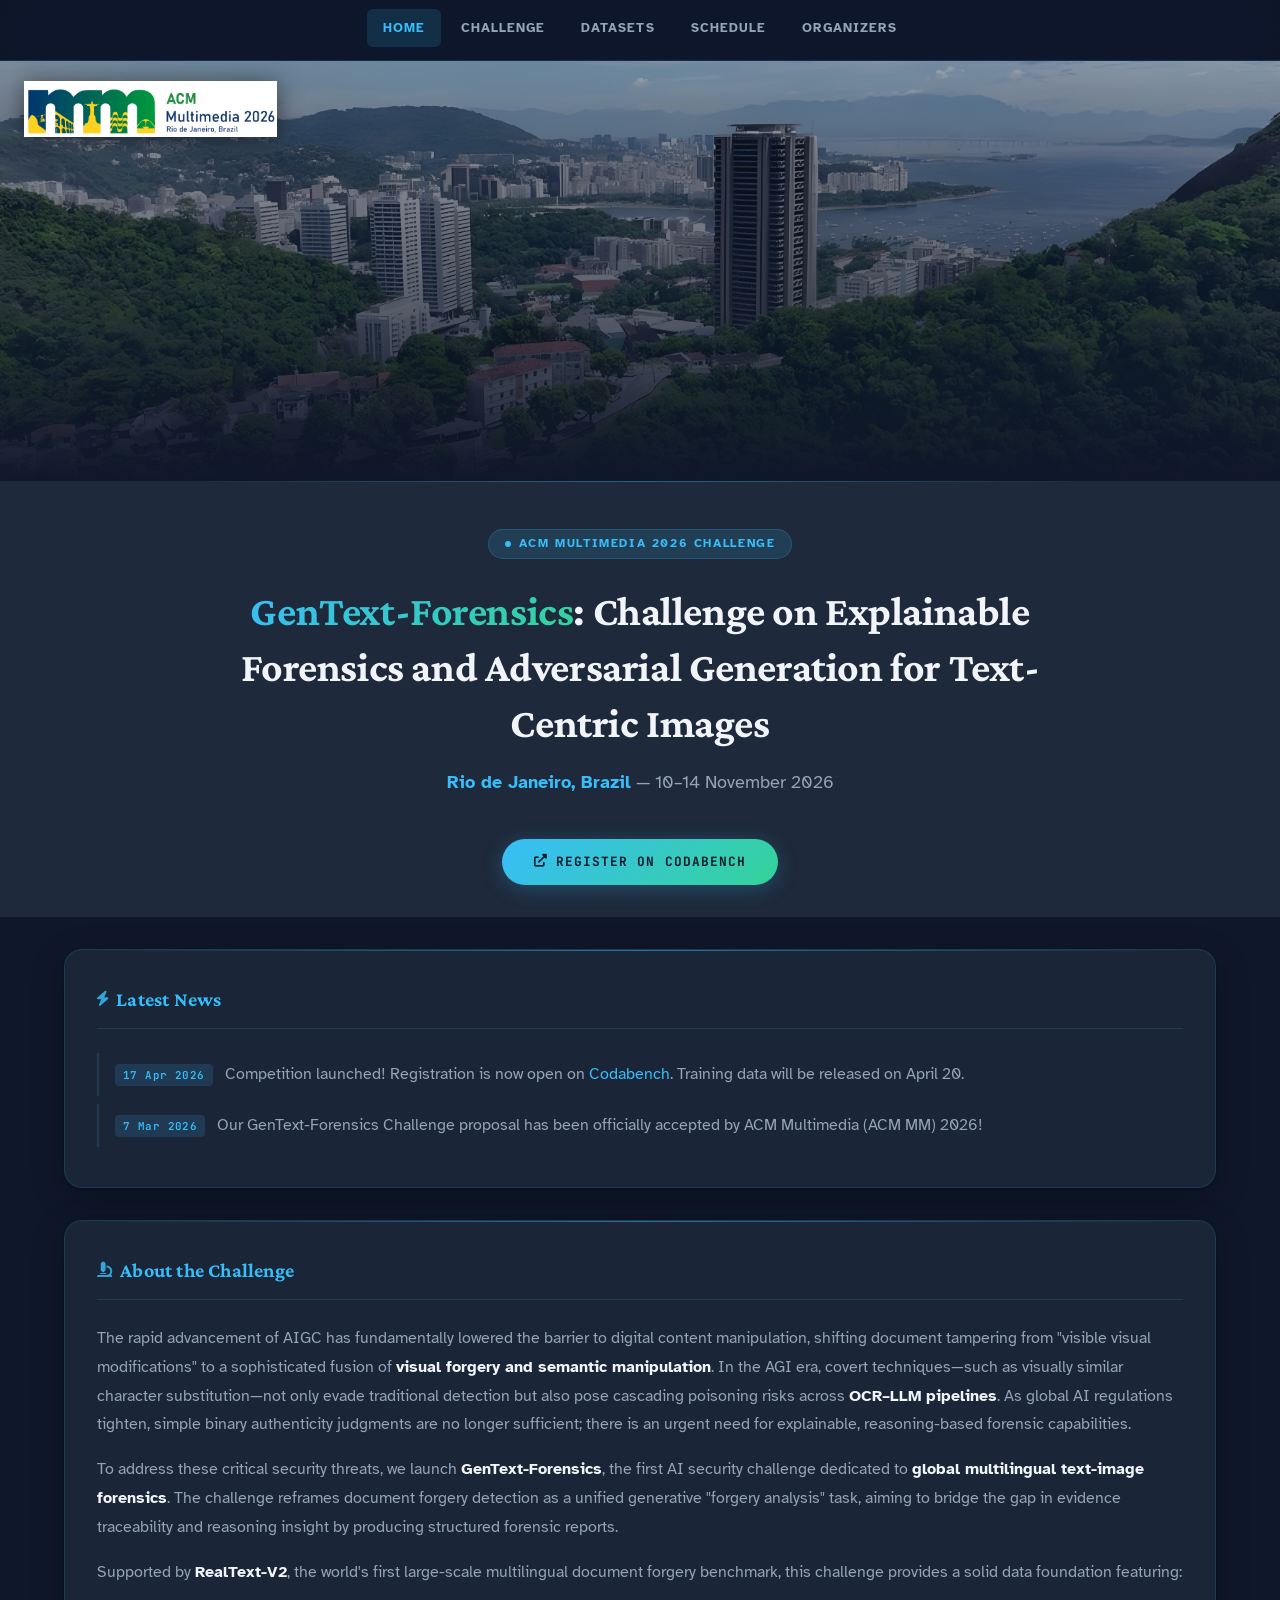
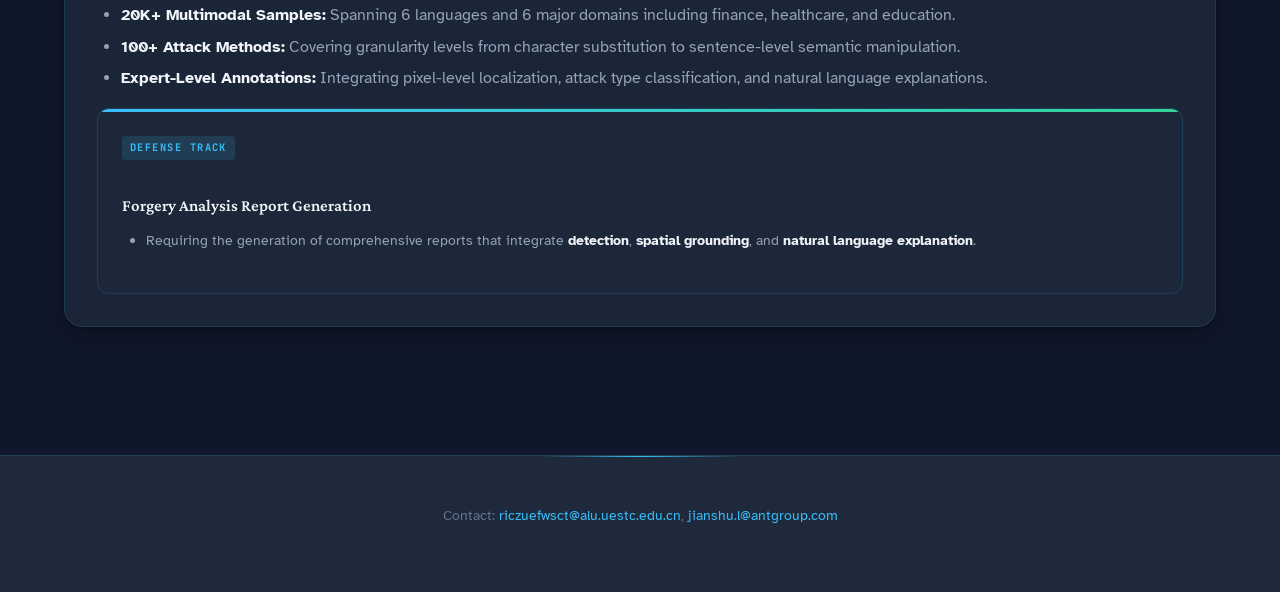
<file: index.html>
<!DOCTYPE html>
<html lang="en">

<head>
    <meta charset="UTF-8">
    <meta name="viewport" content="width=device-width, initial-scale=1.0">
    <title>GenText-Forensics | ACM Multimedia 2026</title>
    <meta name="description" content="GenText-Forensics: The first AI security challenge on explainable forensics and adversarial generation for text-centric images at ACM MM 2026, Rio de Janeiro.">
    <link rel="stylesheet" href="styles.css">
    <link rel="stylesheet" href="https://cdnjs.cloudflare.com/ajax/libs/font-awesome/6.0.0/css/all.min.css">
</head>

<body>

<a href="#main" class="skip-link">Skip to main content</a>

<!-- Navigation -->
<nav class="nav" aria-label="Main navigation">
    <div class="nav-inner">
        <ul class="nav-links">
            <li><a href="index.html" class="active" aria-current="page">Home</a></li>
            <li><a href="challenge.html">Challenge</a></li>
            <li><a href="datasets.html">Datasets</a></li>
            <li><a href="schedule.html">Schedule</a></li>
            <li><a href="organizers.html">Organizers</a></li>
        </ul>
    </div>
</nav>

<!-- Hero Section with original banner image -->
<header class="hero">
    <div class="hero-banner">
        <img src="images/downloaded-image.jpg" alt="ACM MM 2026 Conference Background" loading="eager">
        <div class="hero-banner-overlay"></div>
        <img src="images/LOGO-ACM-2026-V2.png" alt="ACM Multimedia 2026 Logo" class="hero-logo-overlay">
    </div>
    <div class="hero-content">
        <div class="hero-badge">ACM Multimedia 2026 Challenge</div>
        <h1>
            <span class="accent">GenText-Forensics</span>: Challenge on Explainable Forensics and Adversarial Generation for Text-Centric Images
        </h1>
        <p class="hero-subtitle"><span class="location">Rio de Janeiro, Brazil</span> &mdash; 10&ndash;14 November 2026</p>
        <a href="https://www.codabench.org/competitions/15805/" target="_blank" rel="noopener noreferrer" class="cta-button" style="margin-top: var(--sp-5);">
            <i class="fas fa-external-link-alt" aria-hidden="true"></i> Register on Codabench
        </a>
    </div>
</header>

<main id="main" class="container">

    <!-- News Section -->
    <section class="glass-card animate-in">
        <h2 class="section-header">
            <i class="fas fa-bolt" aria-hidden="true"></i>
            Latest News
        </h2>
        <div class="news-item">
            <span class="date-tag">17 Apr 2026</span>
            Competition launched! Registration is now open on <a href="https://www.codabench.org/competitions/15805/" target="_blank" rel="noopener noreferrer">Codabench</a>. Training data will be released on April 20.
        </div>
        <div class="news-item">
            <span class="date-tag">7 Mar 2026</span>
            Our GenText-Forensics Challenge proposal has been officially accepted by ACM Multimedia (ACM MM) 2026!
        </div>
    </section>

    <!-- Description Section -->
    <section class="glass-card animate-in">
        <h2 class="section-header">
            <i class="fas fa-microscope" aria-hidden="true"></i>
            About the Challenge
        </h2>
        <p>The rapid advancement of AIGC has fundamentally lowered the barrier to digital content manipulation, shifting document tampering from "visible visual modifications" to a sophisticated fusion of <strong>visual forgery and semantic manipulation</strong>. In the AGI era, covert techniques&mdash;such as visually similar character substitution&mdash;not only evade traditional detection but also pose cascading poisoning risks across <strong>OCR&ndash;LLM pipelines</strong>. As global AI regulations tighten, simple binary authenticity judgments are no longer sufficient; there is an urgent need for explainable, reasoning-based forensic capabilities.</p>
        <p>To address these critical security threats, we launch <strong>GenText-Forensics</strong>, the first AI security challenge dedicated to <strong>global multilingual text-image forensics</strong>. The challenge reframes document forgery detection as a unified generative "forgery analysis" task, aiming to bridge the gap in evidence traceability and reasoning insight by producing structured forensic reports.</p>
        <p>Supported by <strong>RealText-V2</strong>, the world's first large-scale multilingual document forgery benchmark, this challenge provides a solid data foundation featuring:</p>
        <ul>
            <li><strong>20K+ Multimodal Samples:</strong> Spanning 6 languages and 6 major domains including finance, healthcare, and education.</li>
            <li><strong>100+ Attack Methods:</strong> Covering granularity levels from character substitution to sentence-level semantic manipulation.</li>
            <li><strong>Expert-Level Annotations:</strong> Integrating pixel-level localization, attack type classification, and natural language explanations.</li>
        </ul>

        <div class="tracks-grid">
            <div class="track-card defense">
                <span class="track-label">Defense Track</span>
                <h3>Forgery Analysis Report Generation</h3>
                <ul>
                    <li>Requiring the generation of comprehensive reports that integrate <strong>detection</strong>, <strong>spatial grounding</strong>, and <strong>natural language explanation</strong>.</li>
                </ul>
            </div>
        </div>
    </section>

    </main>

<!-- Footer -->
<footer class="footer">
    <p>Contact: <a href="mailto:riczuefwsct@alu.uestc.edu.cn">riczuefwsct@alu.uestc.edu.cn</a>, <a href="mailto:jianshu.l@antgroup.com">jianshu.l@antgroup.com</a></p>
</footer>

</body>
</html>
</file>
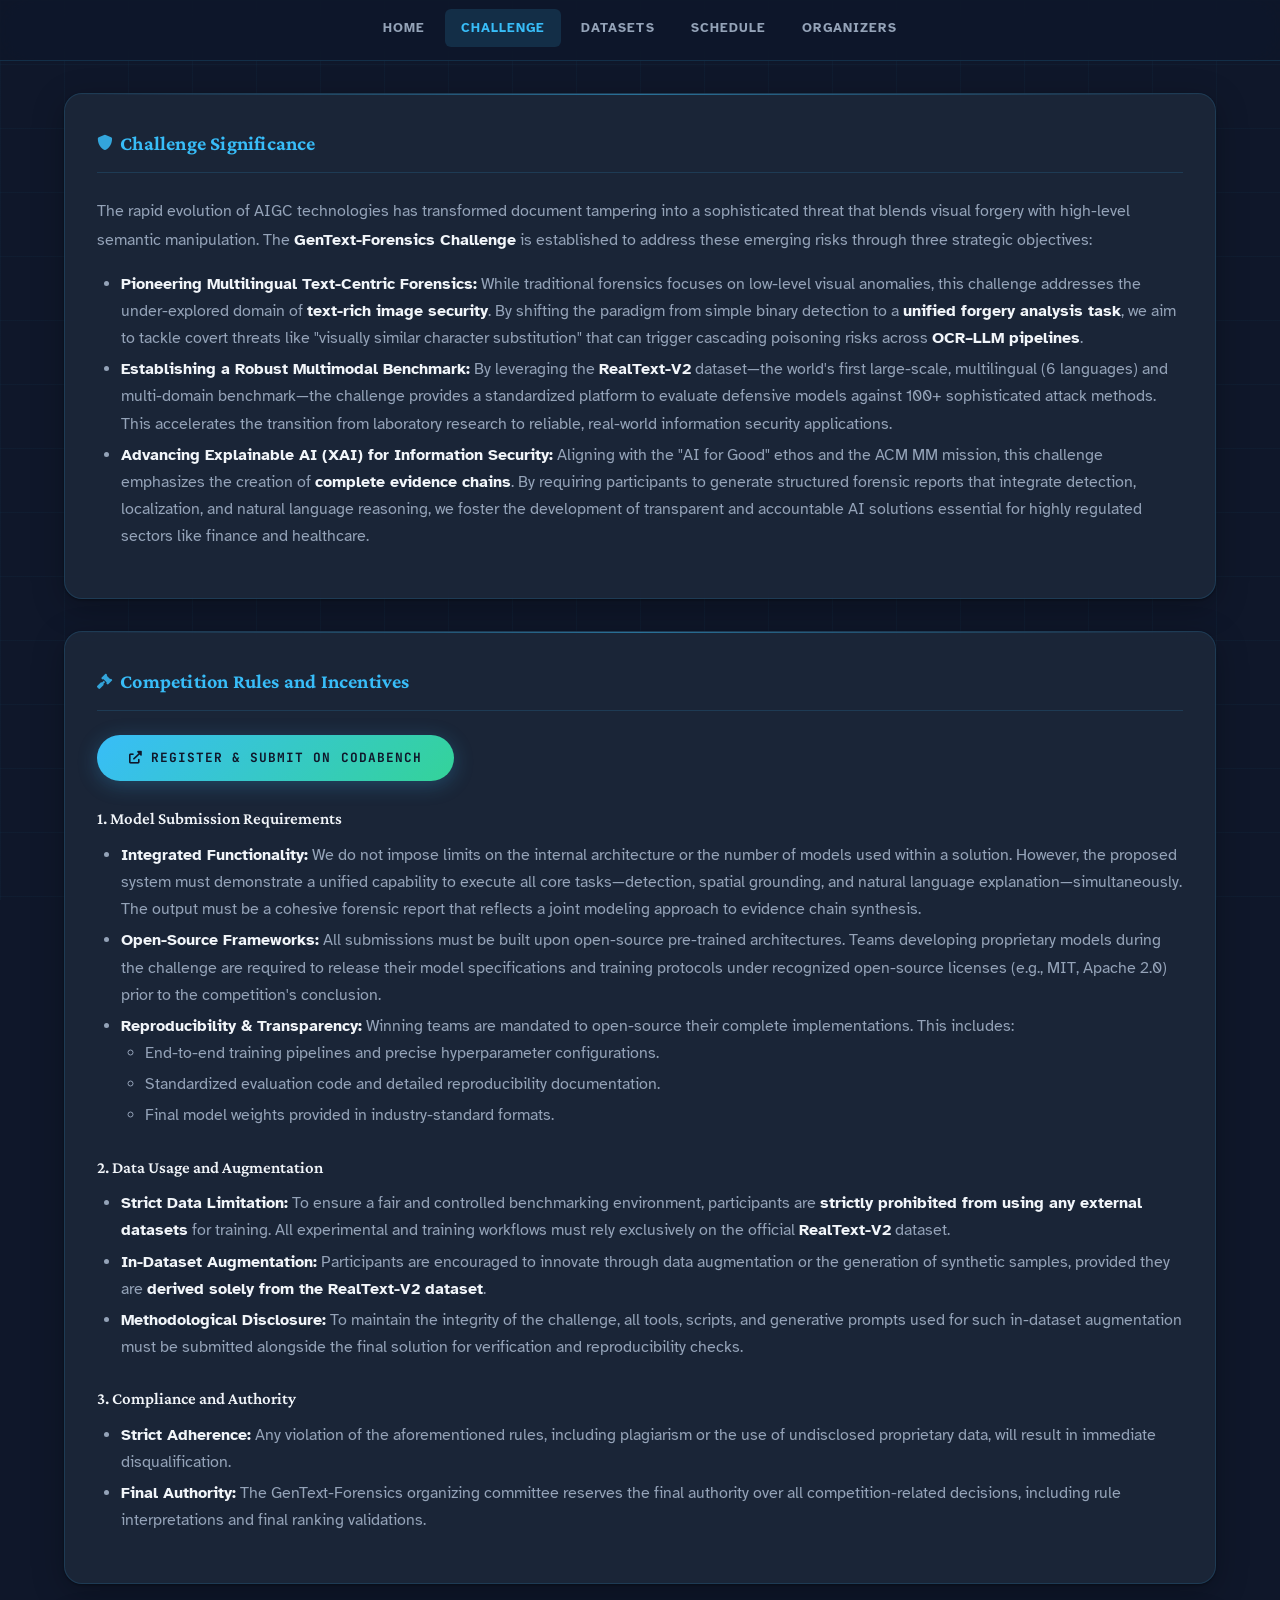
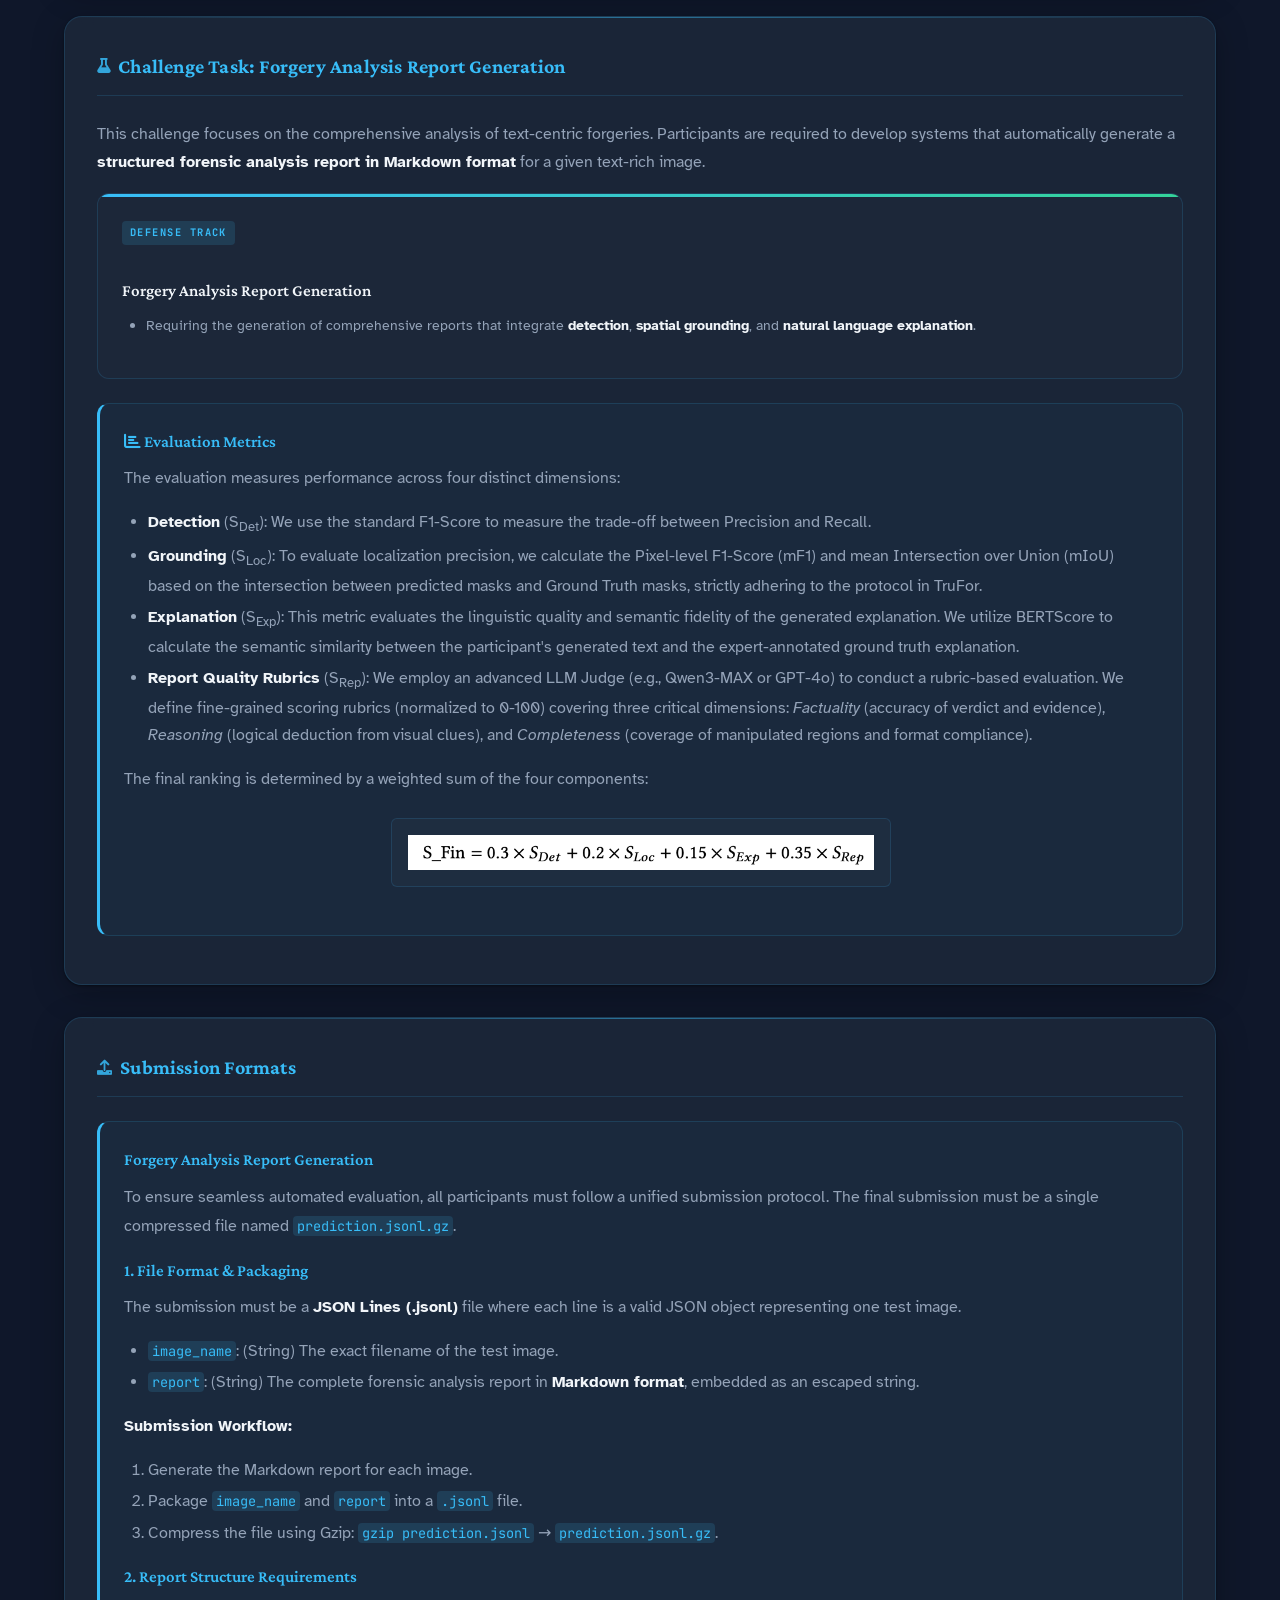
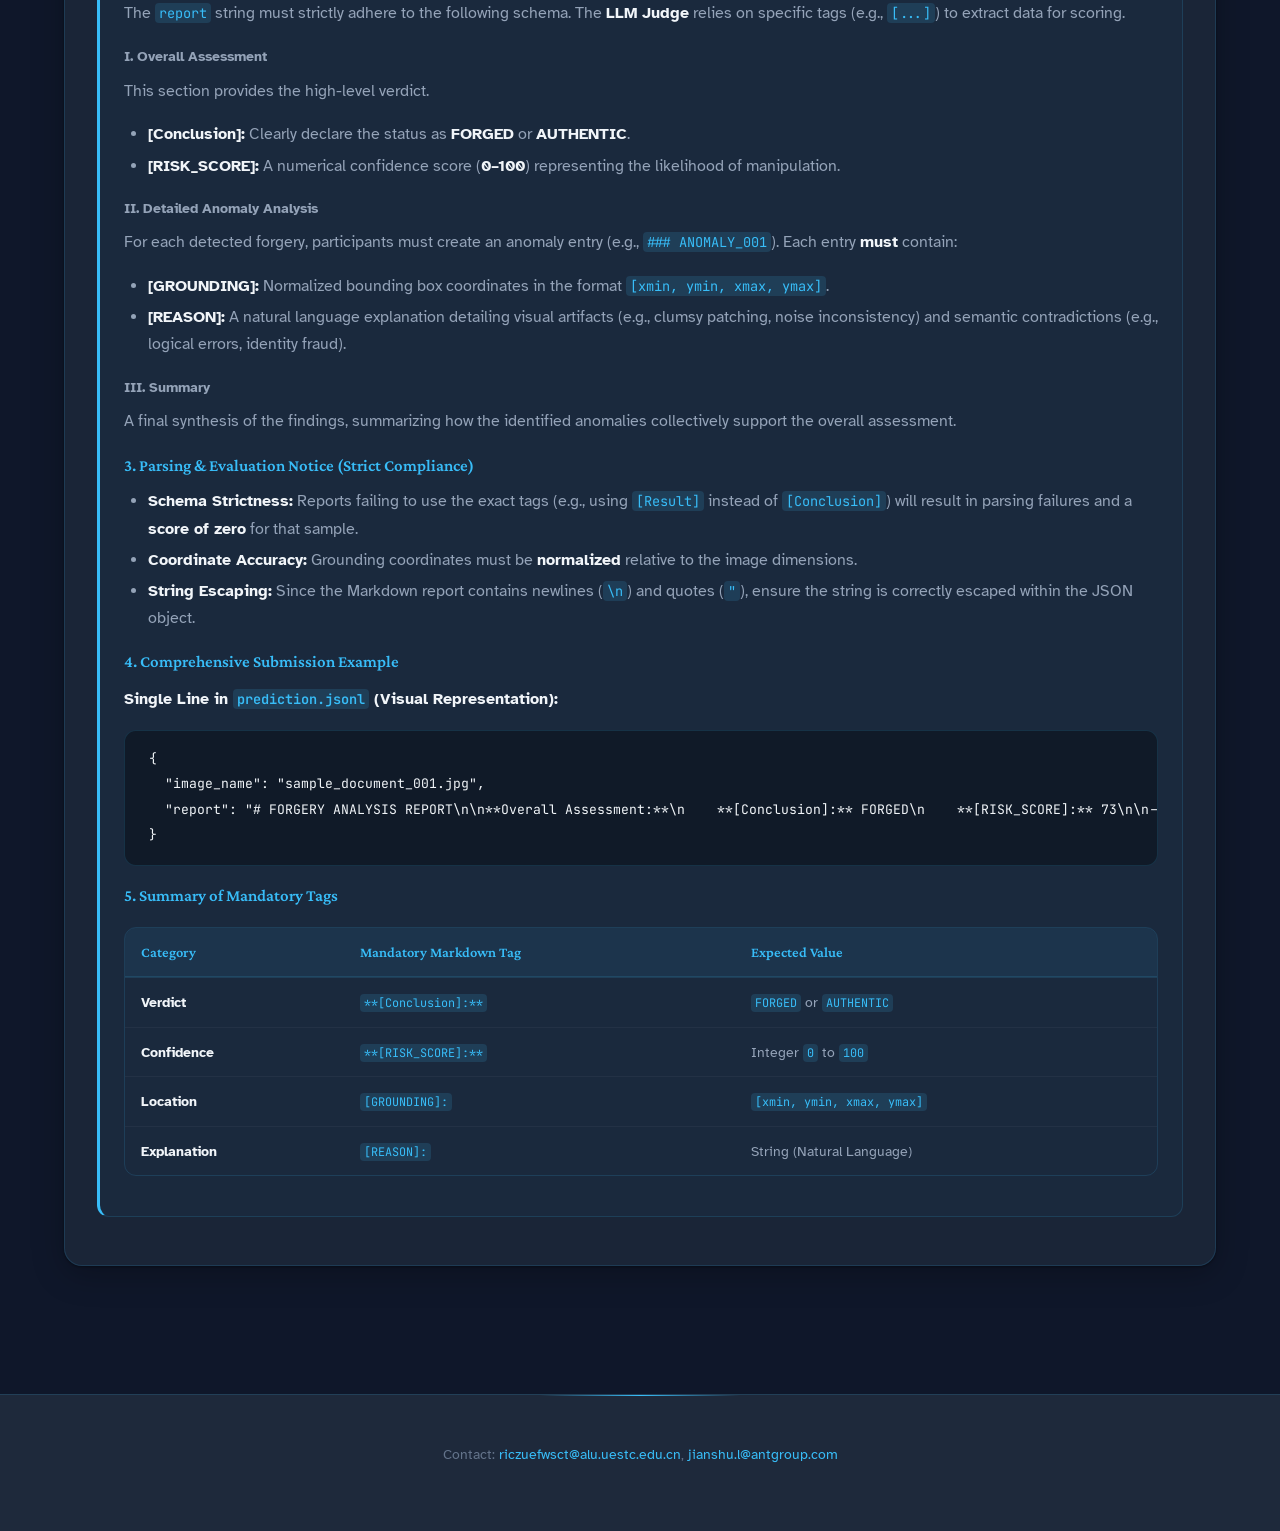
<file: challenge.html>
<!DOCTYPE html>
<html lang="en">

<head>
    <meta charset="UTF-8">
    <meta name="viewport" content="width=device-width, initial-scale=1.0">
    <title>Challenge | GenText-Forensics 2026</title>
    <meta name="description" content="GenText-Forensics Challenge evaluation metrics, submission formats and competition rules at ACM MM 2026.">
    <link rel="stylesheet" href="styles.css">
    <link rel="stylesheet" href="https://cdnjs.cloudflare.com/ajax/libs/font-awesome/6.0.0/css/all.min.css">
</head>

<body>

<a href="#main" class="skip-link">Skip to main content</a>

<nav class="nav" aria-label="Main navigation">
    <div class="nav-inner">
        <ul class="nav-links">
            <li><a href="index.html">Home</a></li>
            <li><a href="challenge.html" class="active" aria-current="page">Challenge</a></li>
            <li><a href="datasets.html">Datasets</a></li>
            <li><a href="schedule.html">Schedule</a></li>
            <li><a href="organizers.html">Organizers</a></li>
        </ul>
    </div>
</nav>

<main id="main" class="container">

    <!-- Challenge Significance -->
    <section class="glass-card animate-in">
        <h2 class="section-header">
            <i class="fas fa-shield-alt" aria-hidden="true"></i>
            Challenge Significance
        </h2>
        <p>The rapid evolution of AIGC technologies has transformed document tampering into a sophisticated threat that blends visual forgery with high-level semantic manipulation. The <strong>GenText-Forensics Challenge</strong> is established to address these emerging risks through three strategic objectives:</p>
        <ul>
            <li><strong>Pioneering Multilingual Text-Centric Forensics:</strong> While traditional forensics focuses on low-level visual anomalies, this challenge addresses the under-explored domain of <strong>text-rich image security</strong>. By shifting the paradigm from simple binary detection to a <strong>unified forgery analysis task</strong>, we aim to tackle covert threats like "visually similar character substitution" that can trigger cascading poisoning risks across <strong>OCR&ndash;LLM pipelines</strong>.</li>
            <li><strong>Establishing a Robust Multimodal Benchmark:</strong> By leveraging the <strong>RealText-V2</strong> dataset&mdash;the world's first large-scale, multilingual (6 languages) and multi-domain benchmark&mdash;the challenge provides a standardized platform to evaluate defensive models against 100+ sophisticated attack methods. This accelerates the transition from laboratory research to reliable, real-world information security applications.</li>
            <li><strong>Advancing Explainable AI (XAI) for Information Security:</strong> Aligning with the "AI for Good" ethos and the ACM MM mission, this challenge emphasizes the creation of <strong>complete evidence chains</strong>. By requiring participants to generate structured forensic reports that integrate detection, localization, and natural language reasoning, we foster the development of transparent and accountable AI solutions essential for highly regulated sectors like finance and healthcare.</li>
        </ul>
    </section>

    <!-- Competition Rules -->
    <section class="glass-card animate-in">
        <h2 class="section-header">
            <i class="fas fa-gavel" aria-hidden="true"></i>
            Competition Rules and Incentives
        </h2>

        <div style="margin-bottom: var(--sp-5);">
            <a href="https://www.codabench.org/competitions/15805/" target="_blank" rel="noopener noreferrer" class="cta-button">
                <i class="fas fa-external-link-alt" aria-hidden="true"></i> Register &amp; Submit on Codabench
            </a>
        </div>

        <h3>1. Model Submission Requirements</h3>
        <ul>
            <li><strong>Integrated Functionality:</strong> We do not impose limits on the internal architecture or the number of models used within a solution. However, the proposed system must demonstrate a unified capability to execute all core tasks&mdash;detection, spatial grounding, and natural language explanation&mdash;simultaneously. The output must be a cohesive forensic report that reflects a joint modeling approach to evidence chain synthesis.</li>
            <li><strong>Open-Source Frameworks:</strong> All submissions must be built upon open-source pre-trained architectures. Teams developing proprietary models during the challenge are required to release their model specifications and training protocols under recognized open-source licenses (e.g., MIT, Apache 2.0) prior to the competition's conclusion.</li>
            <li><strong>Reproducibility &amp; Transparency:</strong> Winning teams are mandated to open-source their complete implementations. This includes:
                <ul>
                    <li>End-to-end training pipelines and precise hyperparameter configurations.</li>
                    <li>Standardized evaluation code and detailed reproducibility documentation.</li>
                    <li>Final model weights provided in industry-standard formats.</li>
                </ul>
            </li>
        </ul>

        <h3>2. Data Usage and Augmentation</h3>
        <ul>
            <li><strong>Strict Data Limitation:</strong> To ensure a fair and controlled benchmarking environment, participants are <strong>strictly prohibited from using any external datasets</strong> for training. All experimental and training workflows must rely exclusively on the official <strong>RealText-V2</strong> dataset.</li>
            <li><strong>In-Dataset Augmentation:</strong> Participants are encouraged to innovate through data augmentation or the generation of synthetic samples, provided they are <strong>derived solely from the RealText-V2 dataset</strong>.</li>
            <li><strong>Methodological Disclosure:</strong> To maintain the integrity of the challenge, all tools, scripts, and generative prompts used for such in-dataset augmentation must be submitted alongside the final solution for verification and reproducibility checks.</li>
        </ul>

        <h3>3. Compliance and Authority</h3>
        <ul>
            <li><strong>Strict Adherence:</strong> Any violation of the aforementioned rules, including plagiarism or the use of undisclosed proprietary data, will result in immediate disqualification.</li>
            <li><strong>Final Authority:</strong> The GenText-Forensics organizing committee reserves the final authority over all competition-related decisions, including rule interpretations and final ranking validations.</li>
        </ul>
    </section>

    <!-- Challenge Content -->
    <section class="glass-card animate-in">
        <h2 class="section-header">
            <i class="fas fa-flask" aria-hidden="true"></i>
            Challenge Task: Forgery Analysis Report Generation
        </h2>
        <p>This challenge focuses on the comprehensive analysis of text-centric forgeries. Participants are required to develop systems that automatically generate a <strong>structured forensic analysis report in Markdown format</strong> for a given text-rich image.</p>

        <div class="tracks-grid">
            <!-- Defense Track -->
            <div class="track-card defense">
                <span class="track-label">Defense Track</span>
                <h3>Forgery Analysis Report Generation</h3>
                <ul>
                    <li>Requiring the generation of comprehensive reports that integrate <strong>detection</strong>, <strong>spatial grounding</strong>, and <strong>natural language explanation</strong>.</li>
                </ul>
            </div>
        </div>

        <!-- Evaluation Metrics -->
        <section class="submission-box mt-3">
            <h3><i class="fas fa-chart-bar" aria-hidden="true"></i> Evaluation Metrics</h3>
            <p>The evaluation measures performance across four distinct dimensions:</p>
            <ul>
                <li><strong>Detection</strong> (S<sub>Det</sub>): We use the standard F1-Score to measure the trade-off between Precision and Recall.</li>
                <li><strong>Grounding</strong> (S<sub>Loc</sub>): To evaluate localization precision, we calculate the Pixel-level F1-Score (mF1) and mean Intersection over Union (mIoU) based on the intersection between predicted masks and Ground Truth masks, strictly adhering to the protocol in TruFor.</li>
                <li><strong>Explanation</strong> (S<sub>Exp</sub>): This metric evaluates the linguistic quality and semantic fidelity of the generated explanation. We utilize BERTScore to calculate the semantic similarity between the participant's generated text and the expert-annotated ground truth explanation.</li>
                <li><strong>Report Quality Rubrics</strong> (S<sub>Rep</sub>): We employ an advanced LLM Judge (e.g., Qwen3-MAX or GPT-4o) to conduct a rubric-based evaluation. We define fine-grained scoring rubrics (normalized to 0-100) covering three critical dimensions: <em>Factuality</em> (accuracy of verdict and evidence), <em>Reasoning</em> (logical deduction from visual clues), and <em>Completeness</em> (coverage of manipulated regions and format compliance).</li>
            </ul>
            <p>The final ranking is determined by a weighted sum of the four components:</p>
            <img src="images/S_fin.png" alt="Final Score Formula" class="formula-img">
        </section>
    </section>

    <!-- Submission Formats -->
    <section class="glass-card animate-in">
        <h2 class="section-header">
            <i class="fas fa-upload" aria-hidden="true"></i>
            Submission Formats
        </h2>

        <section class="submission-box">
            <h3>Forgery Analysis Report Generation</h3>
            <p>To ensure seamless automated evaluation, all participants must follow a unified submission protocol. The final submission must be a single compressed file named <code>prediction.jsonl.gz</code>.</p>

            <h3>1. File Format &amp; Packaging</h3>
            <p>The submission must be a <strong>JSON Lines (.jsonl)</strong> file where each line is a valid JSON object representing one test image.</p>
            <ul>
                <li><code>image_name</code>: (String) The exact filename of the test image.</li>
                <li><code>report</code>: (String) The complete forensic analysis report in <strong>Markdown format</strong>, embedded as an escaped string.</li>
            </ul>
            <p><strong>Submission Workflow:</strong></p>
            <ol>
                <li>Generate the Markdown report for each image.</li>
                <li>Package <code>image_name</code> and <code>report</code> into a <code>.jsonl</code> file.</li>
                <li>Compress the file using Gzip: <code>gzip prediction.jsonl</code> &rarr; <code>prediction.jsonl.gz</code>.</li>
            </ol>

            <h3>2. Report Structure Requirements</h3>
            <p>The <code>report</code> string must strictly adhere to the following schema. The <strong>LLM Judge</strong> relies on specific tags (e.g., <code>[...]</code>) to extract data for scoring.</p>

            <h4>I. Overall Assessment</h4>
            <p>This section provides the high-level verdict.</p>
            <ul>
                <li><strong>[Conclusion]:</strong> Clearly declare the status as <strong>FORGED</strong> or <strong>AUTHENTIC</strong>.</li>
                <li><strong>[RISK_SCORE]:</strong> A numerical confidence score (<strong>0&ndash;100</strong>) representing the likelihood of manipulation.</li>
            </ul>

            <h4>II. Detailed Anomaly Analysis</h4>
            <p>For each detected forgery, participants must create an anomaly entry (e.g., <code>### ANOMALY_001</code>). Each entry <strong>must</strong> contain:</p>
            <ul>
                <li><strong>[GROUNDING]:</strong> Normalized bounding box coordinates in the format <code>[xmin, ymin, xmax, ymax]</code>.</li>
                <li><strong>[REASON]:</strong> A natural language explanation detailing visual artifacts (e.g., clumsy patching, noise inconsistency) and semantic contradictions (e.g., logical errors, identity fraud).</li>
            </ul>

            <h4>III. Summary</h4>
            <p>A final synthesis of the findings, summarizing how the identified anomalies collectively support the overall assessment.</p>

            <h3>3. Parsing &amp; Evaluation Notice (Strict Compliance)</h3>
            <ul>
                <li><strong>Schema Strictness:</strong> Reports failing to use the exact tags (e.g., using <code>[Result]</code> instead of <code>[Conclusion]</code>) will result in parsing failures and a <strong>score of zero</strong> for that sample.</li>
                <li><strong>Coordinate Accuracy:</strong> Grounding coordinates must be <strong>normalized</strong> relative to the image dimensions.</li>
                <li><strong>String Escaping:</strong> Since the Markdown report contains newlines (<code>\n</code>) and quotes (<code>"</code>), ensure the string is correctly escaped within the JSON object.</li>
            </ul>

            <h3>4. Comprehensive Submission Example</h3>
            <p><strong>Single Line in <code>prediction.jsonl</code> (Visual Representation):</strong></p>
            <pre><code>{
  "image_name": "sample_document_001.jpg",
  "report": "# FORGERY ANALYSIS REPORT\n\n**Overall Assessment:**\n    **[Conclusion]:** FORGED\n    **[RISK_SCORE]:** 73\n\n---\n\n## DETAILED ANOMALY ANALYSIS\n\n### ANOMALY_001: Visual Clumsy Alteration\n[GROUNDING]: [1081, 933, 1288, 998]\n[REASON]: A crude, solid black rectangular block has been applied to obscure the phone number. The sharp edges and uniform color create a clear discontinuity with the surrounding texture.\n\n### ANOMALY_002: Logical Fraud\n[GROUNDING]: [1372, 585, 1630, 655]\n[REASON]: The document states the meeting is at '5:00 a.m.', which contradicts standard business practice. The font of 'a.m.' shows slight misalignment, suggesting digital alteration.\n\n---\n\n## SUMMARY\nThe document identified 2 distinct anomalies. The forgery pattern involves a mix of crude redactions and logical inconsistencies.\n\n**END OF REPORT**"
}</code></pre>

            <h3>5. Summary of Mandatory Tags</h3>
            <div class="table-wrapper">
                <table>
                    <thead>
                        <tr>
                            <th>Category</th>
                            <th>Mandatory Markdown Tag</th>
                            <th>Expected Value</th>
                        </tr>
                    </thead>
                    <tbody>
                        <tr>
                            <td><strong>Verdict</strong></td>
                            <td><code>**[Conclusion]:**</code></td>
                            <td><code>FORGED</code> or <code>AUTHENTIC</code></td>
                        </tr>
                        <tr>
                            <td><strong>Confidence</strong></td>
                            <td><code>**[RISK_SCORE]:**</code></td>
                            <td>Integer <code>0</code> to <code>100</code></td>
                        </tr>
                        <tr>
                            <td><strong>Location</strong></td>
                            <td><code>[GROUNDING]:</code></td>
                            <td><code>[xmin, ymin, xmax, ymax]</code></td>
                        </tr>
                        <tr>
                            <td><strong>Explanation</strong></td>
                            <td><code>[REASON]:</code></td>
                            <td>String (Natural Language)</td>
                        </tr>
                    </tbody>
                </table>
            </div>
        </section>
    </section>

</main>

<footer class="footer">
    <p>Contact: <a href="mailto:riczuefwsct@alu.uestc.edu.cn">riczuefwsct@alu.uestc.edu.cn</a>, <a href="mailto:jianshu.l@antgroup.com">jianshu.l@antgroup.com</a></p>
</footer>

</body>
</html>
</file>
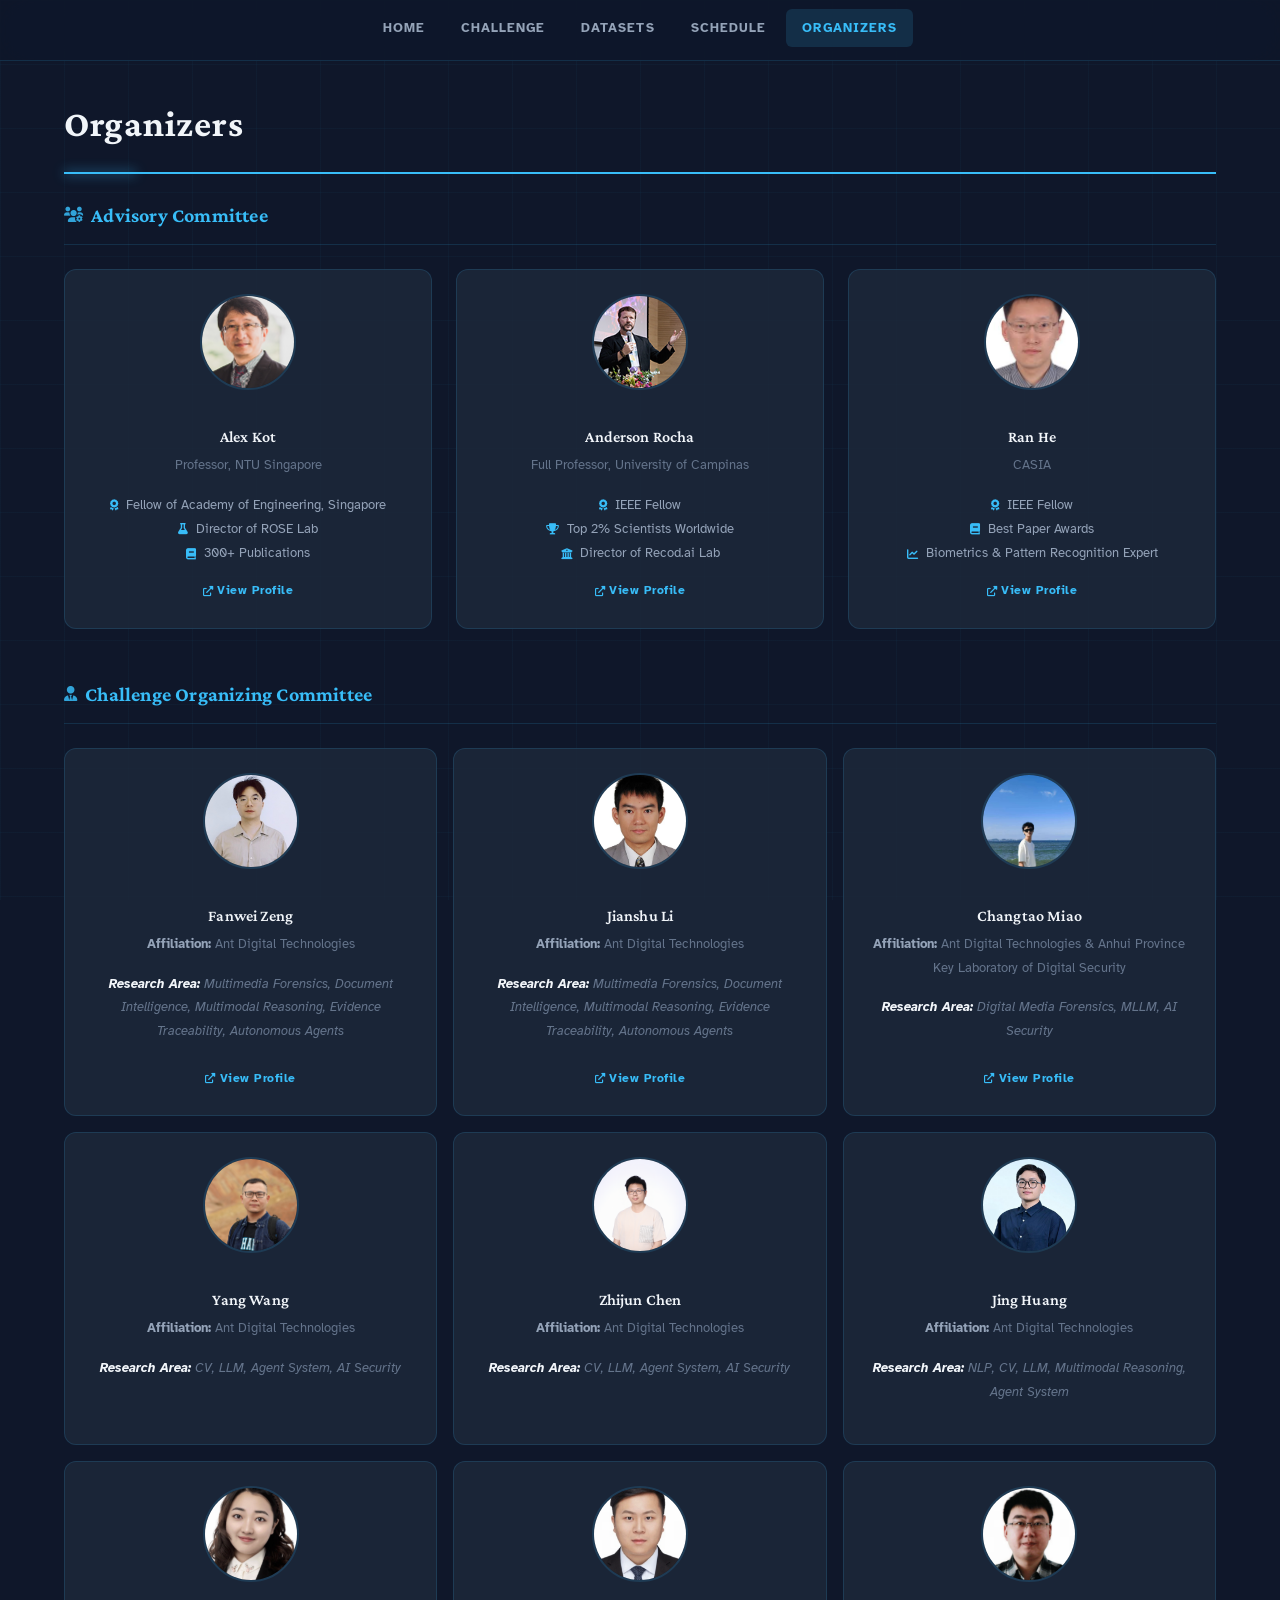
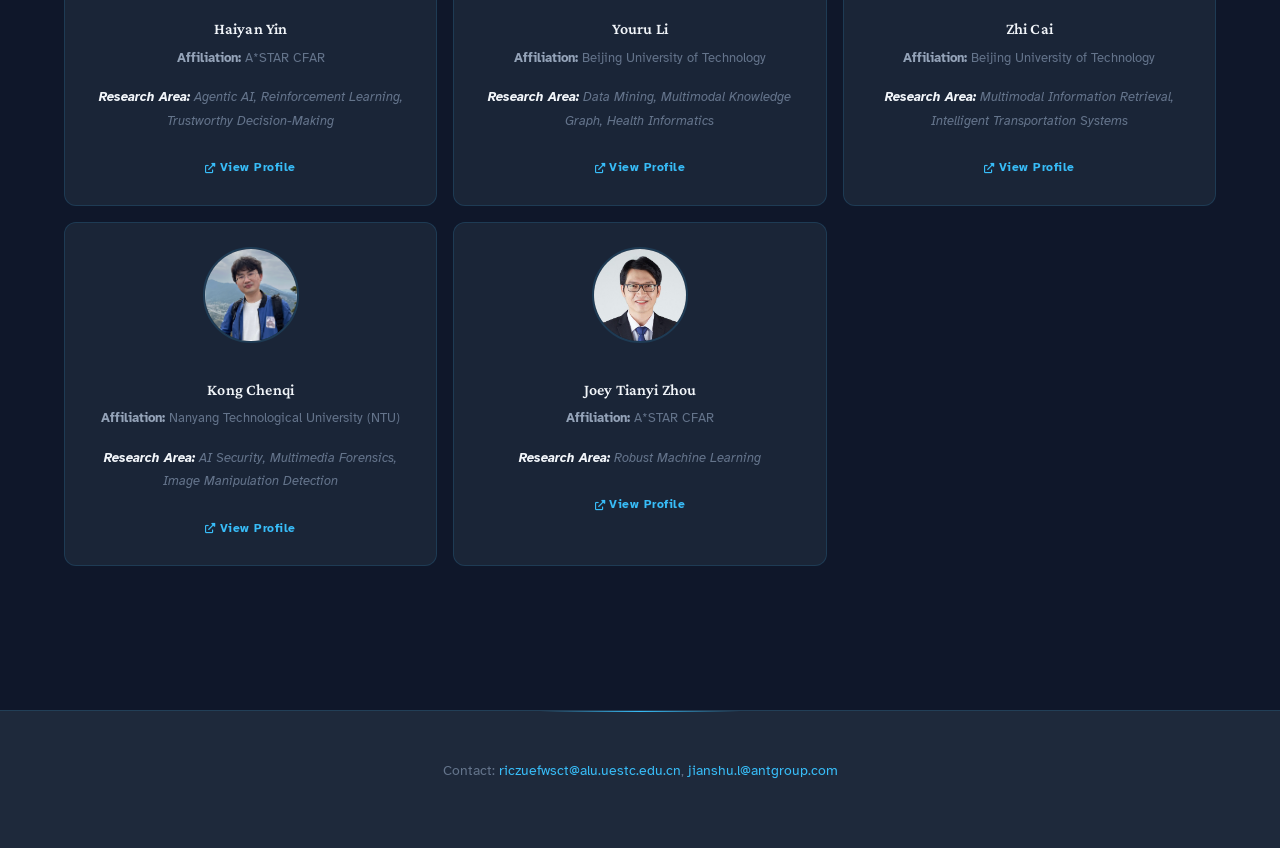
<file: organizers.html>
<!DOCTYPE html>
<html lang="en">

<head>
    <meta charset="UTF-8">
    <meta name="viewport" content="width=device-width, initial-scale=1.0">
    <title>Organizers | GenText-Forensics 2026</title>
    <meta name="description" content="Organizing committee and advisory board for the GenText-Forensics Challenge at ACM Multimedia 2026.">
    <link rel="stylesheet" href="styles.css">
    <link rel="stylesheet" href="https://cdnjs.cloudflare.com/ajax/libs/font-awesome/6.0.0/css/all.min.css">
</head>

<body>

<a href="#main" class="skip-link">Skip to main content</a>

<nav class="nav" aria-label="Main navigation">
    <div class="nav-inner">
        <ul class="nav-links">
            <li><a href="index.html">Home</a></li>
            <li><a href="challenge.html">Challenge</a></li>
            <li><a href="datasets.html">Datasets</a></li>
            <li><a href="schedule.html">Schedule</a></li>
            <li><a href="organizers.html" class="active" aria-current="page">Organizers</a></li>
        </ul>
    </div>
</nav>

<main id="main" class="container">

    <h1 class="page-title">Organizers</h1>

    <!-- Advisory Committee -->
    <section class="committee-section animate-in">
        <h2 class="section-header">
            <i class="fas fa-users-cog" aria-hidden="true"></i> Advisory Committee
        </h2>
        <div class="committee-grid">

            <div class="member-card">
                <div class="avatar"><img src="images/alex_kot.jpg" alt="Alex Kot"></div>
                <div class="member-header">
                    <h3>Alex Kot</h3>
                    <p class="position">Professor, NTU Singapore</p>
                </div>
                <div class="member-details">
                    <ul>
                        <li><i class="fas fa-award" aria-hidden="true"></i> Fellow of Academy of Engineering, Singapore</li>
                        <li><i class="fas fa-flask" aria-hidden="true"></i> Director of ROSE Lab</li>
                        <li><i class="fas fa-book" aria-hidden="true"></i> 300+ Publications</li>
                    </ul>
                    <a href="https://personal.ntu.edu.sg/eackot/" target="_blank" rel="noopener noreferrer" class="profile-link">
                        <i class="fas fa-external-link-alt" aria-hidden="true"></i> View Profile
                    </a>
                </div>
            </div>

            <div class="member-card">
                <div class="avatar"><img src="images/anderson_rocha.png" alt="Anderson Rocha"></div>
                <div class="member-header">
                    <h3>Anderson Rocha</h3>
                    <p class="position">Full Professor, University of Campinas</p>
                </div>
                <div class="member-details">
                    <ul>
                        <li><i class="fas fa-award" aria-hidden="true"></i> IEEE Fellow</li>
                        <li><i class="fas fa-trophy" aria-hidden="true"></i> Top 2% Scientists Worldwide</li>
                        <li><i class="fas fa-university" aria-hidden="true"></i> Director of Recod.ai Lab</li>
                    </ul>
                    <a href="https://www.ic.unicamp.br/~rocha/" target="_blank" rel="noopener noreferrer" class="profile-link">
                        <i class="fas fa-external-link-alt" aria-hidden="true"></i> View Profile
                    </a>
                </div>
            </div>

            <div class="member-card">
                <div class="avatar"><img src="images/ran_he.jpg" alt="Ran He"></div>
                <div class="member-header">
                    <h3>Ran He</h3>
                    <p class="position">CASIA</p>
                </div>
                <div class="member-details">
                    <ul>
                        <li><i class="fas fa-award" aria-hidden="true"></i> IEEE Fellow</li>
                        <li><i class="fas fa-book" aria-hidden="true"></i> Best Paper Awards</li>
                        <li><i class="fas fa-chart-line" aria-hidden="true"></i> Biometrics &amp; Pattern Recognition Expert</li>
                    </ul>
                    <a href="https://rhe-web.github.io/" target="_blank" rel="noopener noreferrer" class="profile-link">
                        <i class="fas fa-external-link-alt" aria-hidden="true"></i> View Profile
                    </a>
                </div>
            </div>

        </div>
    </section>

    <!-- Challenge Organizing Committee -->
    <section class="committee-section animate-in">
        <h2 class="section-header">
            <i class="fas fa-user-tie" aria-hidden="true"></i> Challenge Organizing Committee
        </h2>
        <div class="organizer-grid">

            <div class="organizer-card">
                <div class="avatar"><img src="images/Fanwei_Zeng.jpg" alt="Fanwei Zeng"></div>
                <div class="organizer-info">
                    <h3>Fanwei Zeng</h3>
                    <p class="affiliation"><strong>Affiliation:</strong> Ant Digital Technologies</p>
                    <p class="research-area"><strong>Research Area:</strong> Multimedia Forensics, Document Intelligence, Multimodal Reasoning, Evidence Traceability, Autonomous Agents</p>
                    <a href="https://orcid.org/0000-0003-4218-164X/" target="_blank" rel="noopener noreferrer" class="profile-link">
                        <i class="fas fa-external-link-alt" aria-hidden="true"></i> View Profile
                    </a>
                </div>
            </div>

            <div class="organizer-card">
                <div class="avatar"><img src="images/jianshu_li.jpg" alt="Jianshu Li"></div>
                <div class="organizer-info">
                    <h3>Jianshu Li</h3>
                    <p class="affiliation"><strong>Affiliation:</strong> Ant Digital Technologies</p>
                    <p class="research-area"><strong>Research Area:</strong> Multimedia Forensics, Document Intelligence, Multimodal Reasoning, Evidence Traceability, Autonomous Agents</p>
                    <a href="https://sites.google.com/view/li-js/home" target="_blank" rel="noopener noreferrer" class="profile-link">
                        <i class="fas fa-external-link-alt" aria-hidden="true"></i> View Profile
                    </a>
                </div>
            </div>

            <div class="organizer-card">
                <div class="avatar"><img src="images/changtao_miao.jpg" alt="Changtao Miao"></div>
                <div class="organizer-info">
                    <h3>Changtao Miao</h3>
                    <p class="affiliation"><strong>Affiliation:</strong> Ant Digital Technologies &amp; Anhui Province Key Laboratory of Digital Security</p>
                    <p class="research-area"><strong>Research Area:</strong> Digital Media Forensics, MLLM, AI Security</p>
                    <a href="https://scholar.google.com/citations?hl=zh-CN&user=oWhfPTgAAAAJ" target="_blank" rel="noopener noreferrer" class="profile-link">
                        <i class="fas fa-external-link-alt" aria-hidden="true"></i> View Profile
                    </a>
                </div>
            </div>

            <div class="organizer-card">
                <div class="avatar"><img src="images/yang_wang.jpg" alt="Yang Wang"></div>
                <div class="organizer-info">
                    <h3>Yang Wang</h3>
                    <p class="affiliation"><strong>Affiliation:</strong> Ant Digital Technologies</p>
                    <p class="research-area"><strong>Research Area:</strong> CV, LLM, Agent System, AI Security</p>
                </div>
            </div>

            <div class="organizer-card">
                <div class="avatar"><img src="images/zhijun_chen.jpg" alt="Zhijun Chen"></div>
                <div class="organizer-info">
                    <h3>Zhijun Chen</h3>
                    <p class="affiliation"><strong>Affiliation:</strong> Ant Digital Technologies</p>
                    <p class="research-area"><strong>Research Area:</strong> CV, LLM, Agent System, AI Security</p>
                </div>
            </div>

            <div class="organizer-card">
                <div class="avatar"><img src="images/jing_huang.jpg" alt="Jing Huang"></div>
                <div class="organizer-info">
                    <h3>Jing Huang</h3>
                    <p class="affiliation"><strong>Affiliation:</strong> Ant Digital Technologies</p>
                    <p class="research-area"><strong>Research Area:</strong> NLP, CV, LLM, Multimodal Reasoning, Agent System</p>
                </div>
            </div>

            <div class="organizer-card">
                <div class="avatar"><img src="images/Haiyan_Yin.png" alt="Haiyan Yin"></div>
                <div class="organizer-info">
                    <h3>Haiyan Yin</h3>
                    <p class="affiliation"><strong>Affiliation:</strong> A*STAR CFAR</p>
                    <p class="research-area"><strong>Research Area:</strong> Agentic AI, Reinforcement Learning, Trustworthy Decision-Making</p>
                    <a href="https://www.a-star.edu.sg/cfar/about-cfar/our-team/dr-yin-haiyan/" target="_blank" rel="noopener noreferrer" class="profile-link">
                        <i class="fas fa-external-link-alt" aria-hidden="true"></i> View Profile
                    </a>
                </div>
            </div>

            <div class="organizer-card">
                <div class="avatar"><img src="images/Youru_Li.jpg" alt="Youru Li"></div>
                <div class="organizer-info">
                    <h3>Youru Li</h3>
                    <p class="affiliation"><strong>Affiliation:</strong> Beijing University of Technology</p>
                    <p class="research-area"><strong>Research Area:</strong> Data Mining, Multimodal Knowledge Graph, Health Informatics</p>
                    <a href="https://cs.bjut.edu.cn/info/1408/3871.htm" target="_blank" rel="noopener noreferrer" class="profile-link">
                        <i class="fas fa-external-link-alt" aria-hidden="true"></i> View Profile
                    </a>
                </div>
            </div>

            <div class="organizer-card">
                <div class="avatar"><img src="images/Zhi_Cai.jpg" alt="Zhi Cai"></div>
                <div class="organizer-info">
                    <h3>Zhi Cai</h3>
                    <p class="affiliation"><strong>Affiliation:</strong> Beijing University of Technology</p>
                    <p class="research-area"><strong>Research Area:</strong> Multimodal Information Retrieval, Intelligent Transportation Systems</p>
                    <a href="https://cs.bjut.edu.cn/info/1408/1167.htm" target="_blank" rel="noopener noreferrer" class="profile-link">
                        <i class="fas fa-external-link-alt" aria-hidden="true"></i> View Profile
                    </a>
                </div>
            </div>

            <div class="organizer-card">
                <div class="avatar"><img src="images/Kong_Chenqi.jpg" alt="Kong Chenqi"></div>
                <div class="organizer-info">
                    <h3>Kong Chenqi</h3>
                    <p class="affiliation"><strong>Affiliation:</strong> Nanyang Technological University (NTU)</p>
                    <p class="research-area"><strong>Research Area:</strong> AI Security, Multimedia Forensics, Image Manipulation Detection</p>
                    <a href="https://chenqikong.github.io/" target="_blank" rel="noopener noreferrer" class="profile-link">
                        <i class="fas fa-external-link-alt" aria-hidden="true"></i> View Profile
                    </a>
                </div>
            </div>

            <div class="organizer-card">
                <div class="avatar"><img src="images/joey_zhou.png" alt="Joey Tianyi Zhou"></div>
                <div class="organizer-info">
                    <h3>Joey Tianyi Zhou</h3>
                    <p class="affiliation"><strong>Affiliation:</strong> A*STAR CFAR</p>
                    <p class="research-area"><strong>Research Area:</strong> Robust Machine Learning</p>
                    <a href="https://joeyzhouty.github.io/" target="_blank" rel="noopener noreferrer" class="profile-link">
                        <i class="fas fa-external-link-alt" aria-hidden="true"></i> View Profile
                    </a>
                </div>
            </div>

        </div>
    </section>

</main>

<footer class="footer">
    <p>Contact: <a href="mailto:riczuefwsct@alu.uestc.edu.cn">riczuefwsct@alu.uestc.edu.cn</a>, <a href="mailto:jianshu.l@antgroup.com">jianshu.l@antgroup.com</a></p>
</footer>

</body>
</html>
</file>
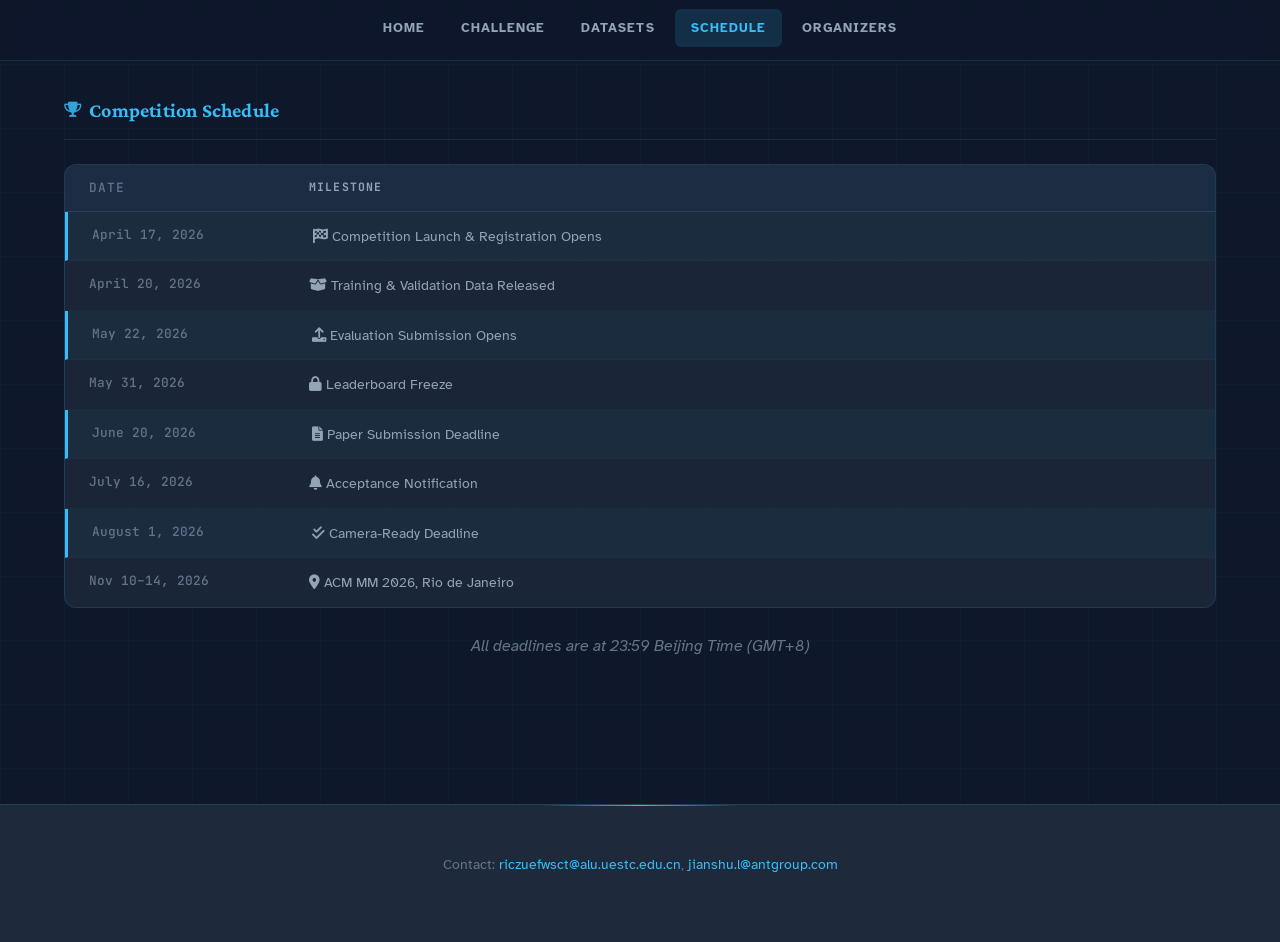
<file: schedule.html>
<!DOCTYPE html>
<html lang="en">

<head>
    <meta charset="UTF-8">
    <meta name="viewport" content="width=device-width, initial-scale=1.0">
    <title>Schedule | GenText-Forensics 2026</title>
    <meta name="description" content="Competition timeline and important dates for the GenText-Forensics Challenge at ACM MM 2026.">
    <link rel="stylesheet" href="styles.css">
    <link rel="stylesheet" href="https://cdnjs.cloudflare.com/ajax/libs/font-awesome/6.0.0/css/all.min.css">
</head>

<body>

<a href="#main" class="skip-link">Skip to main content</a>

<nav class="nav" aria-label="Main navigation">
    <div class="nav-inner">
        <ul class="nav-links">
            <li><a href="index.html">Home</a></li>
            <li><a href="challenge.html">Challenge</a></li>
            <li><a href="datasets.html">Datasets</a></li>
            <li><a href="schedule.html" class="active" aria-current="page">Schedule</a></li>
            <li><a href="organizers.html">Organizers</a></li>
        </ul>
    </div>
</nav>

<main id="main" class="container">

    <!-- Competition Timeline -->
    <section class="schedule-section animate-in">
        <h2 class="section-header">
            <i class="fas fa-trophy" aria-hidden="true"></i>
            Competition Schedule
        </h2>

        <div class="timeline-table">
            <div class="table-header">
                <div class="date-col">Date</div>
                <div class="event-col">Milestone</div>
            </div>
            <div class="table-row upcoming">
                <div class="date-col">April 17, 2026</div>
                <div class="event-col"><i class="fas fa-flag-checkered" aria-hidden="true"></i> Competition Launch &amp; Registration Opens</div>
            </div>
            <div class="table-row">
                <div class="date-col">April 20, 2026</div>
                <div class="event-col"><i class="fas fa-box-open" aria-hidden="true"></i> Training &amp; Validation Data Released</div>
            </div>
            <div class="table-row upcoming">
                <div class="date-col">May 22, 2026</div>
                <div class="event-col"><i class="fas fa-upload" aria-hidden="true"></i> Evaluation Submission Opens</div>
            </div>
            <div class="table-row">
                <div class="date-col">May 31, 2026</div>
                <div class="event-col"><i class="fas fa-lock" aria-hidden="true"></i> Leaderboard Freeze</div>
            </div>
            <div class="table-row upcoming">
                <div class="date-col">June 20, 2026</div>
                <div class="event-col"><i class="fas fa-file-alt" aria-hidden="true"></i> Paper Submission Deadline</div>
            </div>
            <div class="table-row">
                <div class="date-col">July 16, 2026</div>
                <div class="event-col"><i class="fas fa-bell" aria-hidden="true"></i> Acceptance Notification</div>
            </div>
            <div class="table-row upcoming">
                <div class="date-col">August 1, 2026</div>
                <div class="event-col"><i class="fas fa-check-double" aria-hidden="true"></i> Camera-Ready Deadline</div>
            </div>
            <div class="table-row">
                <div class="date-col">Nov 10&ndash;14, 2026</div>
                <div class="event-col"><i class="fas fa-map-marker-alt" aria-hidden="true"></i> ACM MM 2026, Rio de Janeiro</div>
            </div>
        </div>

        <p style="text-align: center; font-style: italic; margin-top: var(--sp-5); color: var(--text-muted);">
            All deadlines are at 23:59 Beijing Time (GMT+8)
        </p>
    </section>

    </main>

<footer class="footer">
    <p>Contact: <a href="mailto:riczuefwsct@alu.uestc.edu.cn">riczuefwsct@alu.uestc.edu.cn</a>, <a href="mailto:jianshu.l@antgroup.com">jianshu.l@antgroup.com</a></p>
</footer>

</body>
</html>
</file>
<file: styles.css>
/* ============================================================
   GenText-Forensics ACM MM 2026
   Design: "Digital Forensics Laboratory" v2
   Refined: ui-ux-pro-max audit + frontend-design skill
   - Crimson Pro (headings) + Atkinson Hyperlegible (body)
   - WCAG AA+ contrast ratios on dark bg
   - Preserved hero banner image
   - Replaced emoji icons with Font Awesome SVG
   - Added prefers-reduced-motion, skip-link, focus states
   ============================================================ */

/* --- Google Fonts Import --- */
@import url('https://fonts.googleapis.com/css2?family=Crimson+Pro:ital,wght@0,400;0,500;0,600;0,700;1,400&family=Atkinson+Hyperlegible:wght@400;700&family=JetBrains+Mono:wght@400;500;600;700&display=swap');

/* --- CSS Variables --- */
:root {
  /* Backgrounds — deep blue-gray, bright enough to feel premium not cave */
  --bg-primary: #0f172a;            /* slate-900 */
  --bg-secondary: #1e293b;          /* slate-800 */
  --bg-card: rgba(30, 41, 59, 0.82);
  --bg-card-hover: rgba(40, 55, 80, 0.88);
  --bg-glass: rgba(30, 41, 59, 0.65);

  /* Borders */
  --border-card: rgba(56, 189, 248, 0.15);
  --border-card-hover: rgba(56, 189, 248, 0.35);

  /* Accents — refined cyan, not neon */
  --accent-primary: #38bdf8;        /* sky-400 */
  --accent-primary-dim: rgba(56, 189, 248, 0.14);
  --accent-green: #34d399;          /* emerald-400 */
  --accent-green-dim: rgba(52, 211, 153, 0.10);
  --accent-red: #f87171;
  --accent-amber: #fbbf24;
  --accent-purple: #a78bfa;

  /* Text — WCAG AA+ contrast */
  --text-primary: #f1f5f9;         /* slate-100 */
  --text-secondary: #94a3b8;       /* slate-400 — 5.9:1 ✓ */
  --text-muted: #64748b;           /* slate-500 — 3.6:1 large text only */

  /* Fonts */
  --font-heading: 'Crimson Pro', 'Georgia', serif;
  --font-body: 'Atkinson Hyperlegible', system-ui, -apple-system, sans-serif;
  --font-mono: 'JetBrains Mono', 'Fira Code', monospace;

  /* Spacing scale — 8pt rhythm */
  --sp-1: 0.25rem;   /* 4px */
  --sp-2: 0.5rem;    /* 8px */
  --sp-3: 0.75rem;   /* 12px */
  --sp-4: 1rem;      /* 16px */
  --sp-5: 1.5rem;    /* 24px */
  --sp-6: 2rem;      /* 32px */
  --sp-8: 3rem;      /* 48px */
  --sp-10: 4rem;     /* 64px */

  /* Radius */
  --radius-sm: 6px;
  --radius-md: 12px;
  --radius-lg: 18px;

  /* Shadows & Glows */
  --glow-primary: 0 0 24px rgba(56, 189, 248, 0.18), 0 0 64px rgba(56, 189, 248, 0.06);
  --glow-green: 0 0 24px rgba(52, 211, 153, 0.18);
  --shadow-card: 0 1px 3px rgba(0,0,0,0.4), 0 8px 32px rgba(0,0,0,0.25);

  /* Timing */
  --transition-fast: 150ms cubic-bezier(0.25, 0.46, 0.45, 0.94);
  --transition-smooth: 250ms cubic-bezier(0.25, 0.46, 0.45, 0.94);
}

/* --- Reduced Motion --- */
@media (prefers-reduced-motion: reduce) {
  *, *::before, *::after {
    animation-duration: 0.01ms !important;
    animation-iteration-count: 1 !important;
    transition-duration: 0.01ms !important;
  }
  html { scroll-behavior: auto; }
}

/* --- Skip Link --- */
.skip-link {
  position: absolute;
  top: -100px;
  left: 50%;
  transform: translateX(-50%);
  background: var(--accent-primary);
  color: var(--bg-primary);
  padding: var(--sp-2) var(--sp-4);
  border-radius: var(--radius-sm);
  font-family: var(--font-body);
  font-weight: 700;
  font-size: 0.85rem;
  z-index: 9999;
  transition: top var(--transition-fast);
}
.skip-link:focus {
  top: var(--sp-4);
}

/* --- Reset & Base --- */
*, *::before, *::after {
  margin: 0;
  padding: 0;
  box-sizing: border-box;
}

html {
  scroll-behavior: smooth;
  -webkit-font-smoothing: antialiased;
  -moz-osx-font-smoothing: grayscale;
}

body {
  background-color: var(--bg-primary);
  color: var(--text-primary);
  font-family: var(--font-body);
  font-size: 16px;
  line-height: 1.7;
  overflow-x: hidden;
  min-height: 100vh;
}

/* Subtle grid background */
body::before {
  content: '';
  position: fixed;
  inset: 0;
  background-image:
    linear-gradient(rgba(56, 189, 248, 0.035) 1px, transparent 1px),
    linear-gradient(90deg, rgba(56, 189, 248, 0.035) 1px, transparent 1px);
  background-size: 64px 64px;
  pointer-events: none;
  z-index: 0;
}

/* --- Focus States --- */
a:focus-visible,
button:focus-visible,
summary:focus-visible {
  outline: 2px solid var(--accent-primary);
  outline-offset: 2px;
  border-radius: 3px;
}

/* --- Navigation --- */
.nav {
  position: sticky;
  top: 0;
  z-index: 1000;
  background: rgba(15, 23, 42, 0.92);
  backdrop-filter: blur(24px) saturate(180%);
  -webkit-backdrop-filter: blur(24px) saturate(180%);
  border-bottom: 1px solid var(--border-card);
  padding: 0 var(--sp-6);
}

.nav-inner {
  max-width: 1280px;
  margin: 0 auto;
  display: flex;
  align-items: center;
  justify-content: center;
  height: 60px;
}

.nav-links {
  display: flex;
  align-items: center;
  gap: var(--sp-1);
  list-style: none;
  margin: 0;
  padding: 0;
}

.nav-links li { position: relative; }

.nav-links a {
  color: var(--text-secondary);
  text-decoration: none;
  font-family: var(--font-body);
  font-size: 0.82rem;
  font-weight: 700;
  letter-spacing: 0.08em;
  text-transform: uppercase;
  padding: var(--sp-2) var(--sp-4);
  border-radius: var(--radius-sm);
  transition: color var(--transition-fast), background var(--transition-fast);
  display: inline-flex;
  align-items: center;
  gap: var(--sp-1);
  cursor: pointer;
}

.nav-links a:hover,
.nav-links a.active {
  color: var(--accent-primary);
  background: var(--accent-primary-dim);
}

.nav-links .dropdown > a::after {
  content: '';
  display: inline-block;
  width: 5px;
  height: 5px;
  border-right: 1.5px solid currentColor;
  border-bottom: 1.5px solid currentColor;
  transform: rotate(45deg);
  margin-left: 4px;
  margin-bottom: 2px;
  transition: transform var(--transition-fast);
}

.nav-links .dropdown:hover > a::after {
  transform: rotate(-135deg);
  margin-bottom: -1px;
}

/* Dropdown */
.dropdown-menu {
  display: none;
  position: absolute;
  top: calc(100% + 2px);
  left: 50%;
  transform: translateX(-50%);
  background: rgba(30, 41, 59, 0.97);
  backdrop-filter: blur(20px);
  border: 1px solid var(--border-card);
  border-radius: var(--radius-md);
  padding: var(--sp-2) 0;
  min-width: 200px;
  box-shadow: var(--shadow-card), var(--glow-primary);
  z-index: 1001;
}

.dropdown:hover .dropdown-menu {
  display: block;
  animation: dropdownFade 200ms ease;
}

/* Invisible bridge to prevent hover gap */
.dropdown::after {
  content: '';
  position: absolute;
  top: 100%;
  left: 0;
  right: 0;
  height: 8px;
}

@keyframes dropdownFade {
  from { opacity: 0; transform: translateX(-50%) translateY(-4px); }
  to   { opacity: 1; transform: translateX(-50%) translateY(0); }
}

.dropdown-menu li { width: 100%; }
.dropdown-menu a {
  padding: var(--sp-2) var(--sp-5);
  font-size: 0.82rem;
  display: block;
  border-radius: 0;
  text-transform: none;
  letter-spacing: 0.02em;
}
.dropdown-menu a:hover { background: var(--accent-primary-dim); color: var(--accent-primary); }

/* --- Hero Section --- */
.hero {
  position: relative;
  overflow: hidden;
  background: var(--bg-secondary);
}

/* Original banner image — preserved as requested */
.hero-banner {
  position: relative;
  width: 100%;
  height: 420px;
  overflow: hidden;
}

.hero-banner img {
  position: absolute;
  top: 0;
  left: 0;
  width: 100%;
  height: 100%;
  object-fit: cover;
  display: block;
}

.hero-banner .hero-banner-overlay {
  position: absolute;
  inset: 0;
  background: linear-gradient(180deg, rgba(15,23,42,0.35) 0%, rgba(15,23,42,0.7) 60%, var(--bg-primary) 100%);
}

.hero-banner .hero-logo-overlay {
  position: absolute;
  top: 20px;
  left: 24px;
  height: 56px;
  width: auto;
  z-index: 2;
  filter: drop-shadow(0 2px 12px rgba(0,0,0,0.5));
}

.hero-content {
  position: relative;
  z-index: 2;
  text-align: center;
  padding: var(--sp-8) var(--sp-6) var(--sp-6);
  max-width: 900px;
  margin: 0 auto;
}

/* Scan line animation */
.hero-content::before {
  content: '';
  position: absolute;
  top: 0;
  left: 0;
  right: 0;
  height: 1px;
  background: linear-gradient(90deg, transparent, var(--accent-primary), transparent);
  animation: scanLine 5s ease-in-out infinite;
  opacity: 0.4;
}

@keyframes scanLine {
  0%   { top: 0;     opacity: 0; }
  10%  { opacity: 0.4; }
  90%  { opacity: 0.4; }
  100% { top: 100%;  opacity: 0; }
}

.hero-badge {
  display: inline-flex;
  align-items: center;
  gap: var(--sp-2);
  background: var(--accent-primary-dim);
  color: var(--accent-primary);
  font-family: var(--font-body);
  font-size: 0.72rem;
  font-weight: 700;
  letter-spacing: 0.14em;
  text-transform: uppercase;
  padding: var(--sp-1) var(--sp-4);
  border-radius: 999px;
  border: 1px solid rgba(56, 189, 248, 0.2);
  margin-bottom: var(--sp-5);
}

.hero-badge::before {
  content: '';
  width: 6px;
  height: 6px;
  background: var(--accent-primary);
  border-radius: 50%;
  animation: pulse 2.5s ease-in-out infinite;
}

@keyframes pulse {
  0%, 100% { opacity: 1; box-shadow: 0 0 0 0 rgba(56, 189, 248, 0.5); }
  50%      { opacity: 0.6; box-shadow: 0 0 0 8px rgba(56, 189, 248, 0); }
}

.hero h1 {
  font-family: var(--font-heading);
  font-size: clamp(1.6rem, 3.8vw, 2.6rem);
  font-weight: 700;
  line-height: 1.35;
  color: var(--text-primary);
  margin: 0 0 var(--sp-4);
  letter-spacing: -0.01em;
}

.hero h1 .accent {
  background: linear-gradient(135deg, var(--accent-primary), var(--accent-green));
  -webkit-background-clip: text;
  -webkit-text-fill-color: transparent;
  background-clip: text;
}

.hero-subtitle {
  font-family: var(--font-body);
  font-size: 1.1rem;
  color: var(--text-secondary);
  font-weight: 400;
}

.hero-subtitle .location {
  color: var(--accent-primary);
  font-weight: 700;
}

/* --- Container --- */
.container {
  max-width: 1200px;
  margin: 0 auto;
  padding: var(--sp-6) var(--sp-5);
  position: relative;
  z-index: 1;
}

/* --- Section Cards (Glassmorphism) --- */
.glass-card {
  background: var(--bg-card);
  backdrop-filter: blur(16px);
  -webkit-backdrop-filter: blur(16px);
  border: 1px solid var(--border-card);
  border-radius: var(--radius-lg);
  padding: var(--sp-6);
  margin-bottom: var(--sp-6);
  transition: border-color var(--transition-smooth), box-shadow var(--transition-smooth), transform var(--transition-smooth);
  position: relative;
  overflow: hidden;
  box-shadow: var(--shadow-card);
}

.glass-card::before {
  content: '';
  position: absolute;
  top: 0;
  left: 0;
  right: 0;
  height: 1px;
  background: linear-gradient(90deg, transparent, var(--accent-primary), transparent);
  opacity: 0.5;
}

.glass-card:hover {
  border-color: var(--border-card-hover);
  box-shadow: var(--shadow-card), var(--glow-primary);
  transform: translateY(-1px);
}

/* --- Section Headers --- */
.section-header {
  font-family: var(--font-heading);
  font-size: 1.25rem;
  font-weight: 700;
  color: var(--accent-primary);
  margin-bottom: var(--sp-5);
  padding-bottom: var(--sp-3);
  border-bottom: 1px solid var(--border-card);
  display: flex;
  align-items: center;
  gap: var(--sp-2);
  letter-spacing: 0.01em;
}

.section-header i { font-size: 0.95rem; opacity: 0.85; }
.section-header b { color: inherit; }

/* --- News Section --- */
.news-item {
  padding: var(--sp-2) 0 var(--sp-2) var(--sp-4);
  border-left: 2px solid var(--accent-primary-dim);
  margin-bottom: var(--sp-2);
  color: var(--text-secondary);
  transition: border-color var(--transition-fast);
}
.news-item:hover { border-left-color: var(--accent-primary); }

.date-tag {
  display: inline-block;
  font-family: var(--font-mono);
  font-size: 0.68rem;
  font-weight: 600;
  color: var(--accent-primary);
  background: var(--accent-primary-dim);
  padding: 2px var(--sp-2);
  border-radius: 4px;
  margin-right: var(--sp-2);
  letter-spacing: 0.04em;
}

/* --- Track Cards --- */
.tracks-grid {
  display: grid;
  grid-template-columns: repeat(auto-fit, minmax(320px, 1fr));
  gap: var(--sp-5);
  margin-top: var(--sp-4);
}

.track-card {
  background: var(--bg-card);
  border: 1px solid var(--border-card);
  border-radius: var(--radius-md);
  padding: var(--sp-5);
  position: relative;
  overflow: hidden;
  transition: border-color var(--transition-smooth), transform var(--transition-smooth), box-shadow var(--transition-smooth);
}

.track-card::before {
  content: '';
  position: absolute;
  top: 0; left: 0; right: 0;
  height: 3px;
}

.track-card.defense::before { background: linear-gradient(90deg, var(--accent-primary), var(--accent-green)); }
.track-card.attack::before  { background: linear-gradient(90deg, var(--accent-red), var(--accent-amber)); }

.track-card:hover {
  border-color: var(--border-card-hover);
  transform: translateY(-2px);
  box-shadow: var(--glow-primary);
}

.track-label {
  font-family: var(--font-mono);
  font-size: 0.65rem;
  font-weight: 700;
  letter-spacing: 0.14em;
  text-transform: uppercase;
  padding: 3px var(--sp-2);
  border-radius: 4px;
  display: inline-block;
  margin-bottom: var(--sp-2);
}

.track-card.defense .track-label { background: var(--accent-primary-dim); color: var(--accent-primary); }
.track-card.attack .track-label  { background: rgba(248, 113, 113, 0.14); color: var(--accent-red); }

.track-card h3 {
  font-family: var(--font-heading);
  font-size: 1.05rem;
  font-weight: 600;
  color: var(--text-primary);
  margin-bottom: var(--sp-2);
}

.track-card p,
.track-card li { color: var(--text-secondary); font-size: 0.9rem; line-height: 1.7; }
.track-card ul { padding-left: var(--sp-5); margin-top: var(--sp-2); }
.track-card li { margin-bottom: var(--sp-1); }

/* --- Page Title --- */
.page-title {
  font-family: var(--font-heading);
  font-size: clamp(1.7rem, 4vw, 2.3rem);
  font-weight: 700;
  letter-spacing: 0.02em;
  color: var(--text-primary);
  margin-bottom: var(--sp-5);
  padding-bottom: var(--sp-4);
  border-bottom: 2px solid var(--accent-primary);
  position: relative;
}

.page-title::after {
  content: '';
  position: absolute;
  bottom: -2px;
  left: 0;
  width: 72px;
  height: 2px;
  background: linear-gradient(90deg, var(--accent-primary), transparent);
  box-shadow: 0 0 12px var(--accent-primary);
}

/* --- General Text --- */
p { color: var(--text-secondary); line-height: 1.8; margin-bottom: var(--sp-4); }
strong, b { color: var(--text-primary); font-weight: 600; }
a { color: var(--accent-primary); text-decoration: none; transition: color var(--transition-fast); cursor: pointer; }
a:hover { color: var(--accent-green); }

h2 { font-family: var(--font-heading); color: var(--text-primary); font-size: 1.3rem; font-weight: 700; }
h3 { font-family: var(--font-heading); color: var(--text-primary); font-size: 1.05rem; font-weight: 600; margin-top: var(--sp-5); margin-bottom: var(--sp-2); }
h4 { font-family: var(--font-body); color: var(--text-secondary); font-size: 0.9rem; font-weight: 700; margin-top: var(--sp-4); margin-bottom: var(--sp-2); }

ul { color: var(--text-secondary); padding-left: var(--sp-5); margin-bottom: var(--sp-4); }
ol { color: var(--text-secondary); padding-left: var(--sp-5); margin-bottom: var(--sp-4); }
li { margin-bottom: var(--sp-1); line-height: 1.7; }

code {
  font-family: var(--font-mono);
  font-size: 0.85em;
  background: var(--accent-primary-dim);
  color: var(--accent-primary);
  padding: 1px var(--sp-1);
  border-radius: 4px;
}

/* --- Formula Images --- */
.formula-img {
  display: block;
  margin: var(--sp-5) auto;
  max-width: 500px;
  width: 100%;
  height: auto;
  border-radius: var(--radius-sm);
  border: 1px solid var(--border-card);
  padding: var(--sp-4);
  background: rgba(255,255,255,0.02);
}

/* --- Table Styles (Submission Tags) --- */
.table-wrapper {
  overflow-x: auto;
  margin: var(--sp-4) 0;
  border-radius: var(--radius-md);
  border: 1px solid var(--border-card);
}

table {
  width: 100%;
  border-collapse: collapse;
  font-size: 0.9rem;
}

thead {
  background: rgba(56, 189, 248, 0.08);
}

th {
  font-family: var(--font-heading);
  font-weight: 600;
  color: var(--accent-primary);
  padding: var(--sp-3) var(--sp-4);
  text-align: left;
  border-bottom: 2px solid var(--accent-primary-dim);
  white-space: nowrap;
}

td {
  padding: var(--sp-3) var(--sp-4);
  color: var(--text-secondary);
  border-bottom: 1px solid rgba(255,255,255,0.04);
  vertical-align: top;
}

tbody tr:hover {
  background: rgba(56, 189, 248, 0.04);
}

tbody tr:last-child td {
  border-bottom: none;
}

td code, th code {
  font-size: 0.82em;
  white-space: nowrap;
}

/* --- Pre / Code Block (JSON Example) --- */
pre {
  background: rgba(0, 0, 0, 0.35);
  border: 1px solid var(--border-card);
  border-radius: var(--radius-md);
  padding: var(--sp-4) var(--sp-5);
  overflow-x: auto;
  margin: var(--sp-4) 0;
  line-height: 1.6;
}

pre code {
  background: none;
  padding: 0;
  font-size: 0.82rem;
  color: var(--text-primary);
}

/* --- Committee & Organizer Grid --- */
.committee-section { margin-bottom: var(--sp-8); }

.committee-grid {
  display: grid;
  grid-template-columns: repeat(auto-fit, minmax(280px, 1fr));
  gap: var(--sp-5);
}

.organizer-grid {
  display: grid;
  grid-template-columns: repeat(auto-fit, minmax(300px, 1fr));
  gap: var(--sp-4);
}

.member-card,
.organizer-card {
  background: var(--bg-card);
  border: 1px solid var(--border-card);
  border-radius: var(--radius-md);
  padding: var(--sp-5);
  text-align: center;
  transition: border-color var(--transition-smooth), transform var(--transition-smooth), box-shadow var(--transition-smooth);
  position: relative;
  overflow: hidden;
}

.member-card:hover,
.organizer-card:hover {
  border-color: var(--border-card-hover);
  transform: translateY(-3px);
  box-shadow: var(--glow-primary);
  background: var(--bg-card-hover);
}

.member-card .avatar,
.organizer-card .avatar { margin-bottom: var(--sp-3); }

.member-card .avatar img,
.organizer-card .avatar img {
  width: 96px;
  height: 96px;
  border-radius: 50%;
  object-fit: cover;
  border: 2px solid var(--border-card);
  transition: border-color var(--transition-smooth), box-shadow var(--transition-smooth);
}

.member-card:hover .avatar img,
.organizer-card:hover .avatar img {
  border-color: var(--accent-primary);
  box-shadow: 0 0 20px rgba(56, 189, 248, 0.25);
}

.member-header h3,
.organizer-info h3 {
  font-family: var(--font-heading);
  font-size: 1rem;
  font-weight: 600;
  color: var(--text-primary);
  letter-spacing: 0.01em;
  margin-bottom: var(--sp-1);
}

.position, .affiliation { color: var(--text-muted) !important; font-size: 0.82rem !important; }
.affiliation strong { color: var(--text-secondary); }
.research-area { color: var(--text-muted) !important; font-style: italic; font-size: 0.82rem; margin-top: var(--sp-1); }

.member-details ul { list-style: none; padding: 0; margin: var(--sp-2) 0; }
.member-details li {
  font-size: 0.82rem;
  color: var(--text-secondary);
  display: flex;
  align-items: center;
  justify-content: center;
  gap: var(--sp-2);
  margin-bottom: 2px;
}
.member-details li i { color: var(--accent-primary); font-size: 0.7rem; }

.details-list { list-style: none; padding: 0; margin: var(--sp-1) 0; }
.details-list li { font-size: 0.82rem; color: var(--text-secondary); margin-bottom: 2px; }
.details-list i { color: var(--accent-primary) !important; margin-right: 6px; font-size: 0.7rem; }

.profile-link {
  display: inline-flex;
  align-items: center;
  gap: var(--sp-1);
  color: var(--accent-primary);
  font-size: 0.76rem;
  font-weight: 700;
  font-family: var(--font-body);
  letter-spacing: 0.04em;
  margin-top: var(--sp-2);
  transition: color var(--transition-fast);
}
.profile-link i { font-size: 0.65rem; transition: transform var(--transition-fast); }
.profile-link:hover { color: var(--accent-green); }
.profile-link:hover i { transform: translateX(3px); }

/* Expertise Tags */
.expertise-tag {
  display: inline-block;
  background: var(--accent-primary-dim);
  color: var(--accent-primary);
  padding: 2px var(--sp-2);
  border-radius: 4px;
  font-size: 0.72rem;
  font-family: var(--font-mono);
  font-weight: 500;
  letter-spacing: 0.02em;
  margin: 2px 3px;
}

/* --- Schedule --- */
.schedule-section { margin-bottom: var(--sp-8); }

.timeline-table {
  background: var(--bg-card);
  border: 1px solid var(--border-card);
  border-radius: var(--radius-md);
  overflow: hidden;
}

.table-header {
  display: grid;
  grid-template-columns: 220px 1fr;
  background: rgba(56, 189, 248, 0.06);
  padding: var(--sp-3) var(--sp-5);
  font-family: var(--font-mono);
  font-size: 0.72rem;
  font-weight: 700;
  color: var(--accent-primary);
  letter-spacing: 0.1em;
  text-transform: uppercase;
  border-bottom: 1px solid var(--border-card);
}

.table-row {
  display: grid;
  grid-template-columns: 220px 1fr;
  padding: var(--sp-3) var(--sp-5);
  border-bottom: 1px solid rgba(56, 189, 248, 0.04);
  transition: background var(--transition-fast);
  font-size: 0.9rem;
}
.table-row:hover { background: rgba(56, 189, 248, 0.03); }
.table-row.upcoming { background: rgba(56, 189, 248, 0.04); border-left: 3px solid var(--accent-primary); }
.table-row:last-child { border-bottom: none; }

.date-col {
  color: var(--text-muted);
  font-family: var(--font-mono);
  font-size: 0.8rem;
  font-weight: 500;
  white-space: nowrap;
}
.event-col { color: var(--text-secondary); }

/* --- Datasets Page --- */
.dataset-header {
  display: flex;
  justify-content: space-between;
  align-items: center;
  margin-bottom: var(--sp-5);
  flex-wrap: wrap;
  gap: var(--sp-4);
}
.dataset-header h2 { color: var(--text-primary); }

.View-btn {
  background: var(--accent-primary-dim);
  color: var(--accent-primary);
  font-family: var(--font-mono);
  font-size: 0.76rem;
  font-weight: 600;
  letter-spacing: 0.06em;
  padding: var(--sp-2) var(--sp-5);
  border-radius: 999px;
  border: 1px solid rgba(56, 189, 248, 0.2);
  text-decoration: none;
  transition: background var(--transition-smooth), color var(--transition-smooth), box-shadow var(--transition-smooth);
  cursor: pointer;
}
.View-btn:hover { background: var(--accent-primary); color: var(--bg-primary); box-shadow: var(--glow-primary); }

.dataset-highlights { display: grid; grid-template-columns: repeat(auto-fit, minmax(180px, 1fr)); gap: var(--sp-4); margin: var(--sp-5) 0; }
.dataset-highlights .highlight-card {
  text-align: center; padding: var(--sp-5);
  background: var(--bg-card); border: 1px solid var(--border-card); border-radius: var(--radius-md);
  transition: border-color var(--transition-smooth), box-shadow var(--transition-smooth);
}
.dataset-highlights .highlight-card:hover { border-color: var(--border-card-hover); box-shadow: var(--glow-primary); }
.highlight-icon { font-size: 2rem; margin-bottom: var(--sp-2); }
.dataset-highlights .highlight-card h3 { color: var(--accent-primary); font-size: 1.4rem; font-weight: 700; margin: 0; font-family: var(--font-heading); }
.dataset-highlights .highlight-card p { font-size: 0.82rem; margin-bottom: 0; }

.feature-grid { display: grid; grid-template-columns: repeat(auto-fit, minmax(280px, 1fr)); gap: var(--sp-5); margin: var(--sp-5) 0; }
.feature-card {
  background: var(--bg-card); border: 1px solid var(--border-card); border-radius: var(--radius-md);
  padding: var(--sp-5); transition: border-color var(--transition-smooth);
}
.feature-card:hover { border-color: var(--border-card-hover); }
.feature-card h4 { color: var(--accent-primary); margin-top: 0; }

.doc-cards { display: grid; grid-template-columns: repeat(auto-fit, minmax(280px, 1fr)); gap: var(--sp-5); margin-top: var(--sp-5); }
.doc-card {
  background: var(--bg-card); border: 1px solid var(--border-card); border-left: 3px solid var(--accent-primary);
  border-radius: var(--radius-md); padding: var(--sp-5); transition: border-color var(--transition-smooth), box-shadow var(--transition-smooth);
}
.doc-card:hover { border-color: var(--border-card-hover); box-shadow: var(--glow-primary); }
.doc-card h3 { font-size: 0.95rem; color: var(--accent-primary); }
.doc-link { color: var(--accent-primary); font-weight: 500; }

.sample-gallery { display: grid; grid-template-columns: repeat(auto-fit, minmax(280px, 1fr)); gap: var(--sp-5); margin: var(--sp-5) 0; }
.sample-item { text-align: center; }
.sample-item img { max-width: 100%; height: auto; border-radius: var(--radius-sm); border: 1px solid var(--border-card); }

.section-subtitle {
  color: var(--accent-primary);
  font-family: var(--font-mono);
  font-size: 0.82rem;
  font-weight: 600;
  letter-spacing: 0.08em;
  text-transform: uppercase;
  margin-top: var(--sp-6);
  margin-bottom: var(--sp-3);
}

/* --- Challenge specifics --- */
.competition-header { text-align: center; padding: var(--sp-8) 0 var(--sp-4); margin-bottom: var(--sp-4); }

.cta-button {
  display: inline-flex; align-items: center; gap: var(--sp-2);
  padding: var(--sp-3) var(--sp-6);
  background: linear-gradient(135deg, var(--accent-primary), var(--accent-green));
  color: var(--bg-primary);
  font-family: var(--font-mono);
  font-size: 0.8rem; font-weight: 700;
  letter-spacing: 0.08em; text-transform: uppercase;
  text-decoration: none; border-radius: 999px;
  transition: transform var(--transition-smooth), box-shadow var(--transition-smooth);
  box-shadow: 0 4px 20px rgba(56, 189, 248, 0.25);
  cursor: pointer;
}
.cta-button:hover { transform: translateY(-2px); box-shadow: 0 8px 30px rgba(56, 189, 248, 0.4); }

.overview-grid { display: grid; grid-template-columns: repeat(auto-fit, minmax(260px, 1fr)); gap: var(--sp-5); margin: var(--sp-5) 0; }
.overview-card {
  background: var(--bg-card); border: 1px solid var(--border-card); border-radius: var(--radius-md);
  padding: var(--sp-6); text-align: center; transition: border-color var(--transition-smooth), box-shadow var(--transition-smooth);
}
.overview-card:hover { border-color: var(--border-card-hover); box-shadow: var(--glow-primary); }
.prize-amount { font-family: var(--font-mono); font-size: 2rem; color: var(--accent-primary); font-weight: 800; margin: var(--sp-2) 0; }

.submission-box {
  background: rgba(56, 189, 248, 0.03);
  border: 1px solid var(--border-card);
  border-left: 3px solid var(--accent-primary);
  border-radius: var(--radius-md);
  padding: var(--sp-5);
  margin: var(--sp-4) 0;
}
.submission-box h3 { color: var(--accent-primary); margin-top: 0; }

.dataset-stats { display: flex; justify-content: space-around; margin: var(--sp-6) 0; flex-wrap: wrap; gap: var(--sp-4); }
.stat-item { text-align: center; }
.stat-number { display: block; font-family: var(--font-mono); font-size: 2rem; color: var(--accent-primary); font-weight: 800; }

.requirement-steps { display: grid; grid-template-columns: repeat(auto-fit, minmax(220px, 1fr)); gap: var(--sp-5); margin: var(--sp-5) 0; }
.step-card { text-align: center; padding: var(--sp-5); background: var(--bg-card); border: 1px solid var(--border-card); border-radius: var(--radius-md); }
.step-number {
  width: 36px; height: 36px; background: var(--accent-primary); color: var(--bg-primary);
  border-radius: 50%; display: flex; align-items: center; justify-content: center;
  margin: 0 auto var(--sp-3); font-family: var(--font-mono); font-weight: 700; font-size: 0.85rem;
}

.faq-accordion { background: var(--bg-card); border: 1px solid var(--border-card); border-radius: var(--radius-md); padding: var(--sp-4); }
.faq-item { border-bottom: 1px solid var(--border-card); padding: var(--sp-3) 0; }
.faq-item:last-child { border-bottom: none; }
.faq-item summary { font-weight: 600; cursor: pointer; padding: var(--sp-2) 0; color: var(--text-primary); }
.faq-item p { margin-top: var(--sp-2); color: var(--text-secondary); font-size: 0.9rem; }

/* --- Footer --- */
.footer {
  background: var(--bg-secondary);
  border-top: 1px solid var(--border-card);
  padding: var(--sp-8) var(--sp-6);
  margin-top: var(--sp-10);
  text-align: center;
  position: relative;
}
.footer::before {
  content: '';
  position: absolute;
  top: 0; left: 50%;
  transform: translateX(-50%);
  width: 200px; height: 1px;
  background: linear-gradient(90deg, transparent, var(--accent-primary), transparent);
}
.footer p { color: var(--text-muted); font-size: 0.85rem; }
.footer a { color: var(--accent-primary); }

/* --- Data Tables --- */
.new-data-table {
  width: 100%; border-collapse: separate; border-spacing: 0;
  border-radius: var(--radius-md); overflow: hidden;
  border: 1px solid var(--border-card);
}
.new-data-table th, .new-data-table td {
  padding: var(--sp-3) var(--sp-4); text-align: left;
  border-bottom: 1px solid rgba(56, 189, 248, 0.04);
}
.new-data-table th {
  background: rgba(56, 189, 248, 0.06);
  color: var(--accent-primary);
  font-family: var(--font-mono);
  font-size: 0.76rem; font-weight: 700;
  letter-spacing: 0.06em; text-transform: uppercase;
}
.new-data-table td { color: var(--text-secondary); font-size: 0.88rem; }
.new-data-table tr:nth-child(even) { background: rgba(56, 189, 248, 0.02); }
.new-data-table tr:hover td { background: rgba(56, 189, 248, 0.04); }

/* --- Milestone / Acknowledgment Cards --- */
.milestones { display: grid; grid-template-columns: repeat(auto-fit, minmax(220px, 1fr)); gap: var(--sp-5); }
.milestone-card { background: var(--bg-card); padding: var(--sp-5); border-radius: var(--radius-md); text-align: center; border: 1px solid var(--border-card); }
.date-badge {
  background: var(--accent-primary-dim); color: var(--accent-primary);
  width: 72px; height: 72px; border-radius: 50%;
  display: flex; align-items: center; justify-content: center;
  margin: -20px auto var(--sp-4); font-family: var(--font-mono); font-weight: 700; font-size: 0.85rem;
  border: 2px solid rgba(56, 189, 248, 0.2);
}
.acknowledgments-grid { display: grid; grid-template-columns: repeat(auto-fit, minmax(150px, 1fr)); gap: var(--sp-4); margin-top: var(--sp-5); }
.acknowledgment-card {
  background: var(--bg-card); padding: var(--sp-2) var(--sp-3); text-align: center;
  border: 1px solid var(--border-card); border-radius: var(--radius-sm);
  font-size: 0.85rem; color: var(--text-secondary); transition: border-color var(--transition-smooth), box-shadow var(--transition-smooth);
}
.acknowledgment-card:hover { border-color: var(--border-card-hover); box-shadow: var(--glow-primary); }

.highlights { display: grid; grid-template-columns: repeat(auto-fit, minmax(300px, 1fr)); gap: var(--sp-5); margin-top: var(--sp-6); }

/* --- Speaker Grid (organizers page reuse) --- */
.speaker-grid { display: grid; grid-template-columns: repeat(3, 1fr); gap: var(--sp-5); }
.speaker-card {
  background: var(--bg-card); border: 1px solid var(--border-card); border-radius: var(--radius-md);
  padding: var(--sp-4); text-align: center; box-shadow: var(--shadow-card);
  transition: transform var(--transition-smooth), box-shadow var(--transition-smooth);
}
.speaker-card:hover { transform: translateY(-3px); box-shadow: var(--shadow-card), var(--glow-primary); }
.speaker-card .avatar img {
  width: 100px; height: 100px; border-radius: 50%; object-fit: cover;
  margin-bottom: var(--sp-4); border: 2px solid var(--border-card);
}
.speaker-info h3 { font-size: 0.95rem; color: var(--text-primary); margin: 0; }
.speaker-info .affiliation { font-size: 0.82rem; color: var(--text-secondary); margin: var(--sp-1) 0; }
.speaker-bio p { font-size: 0.82rem; color: var(--text-secondary); margin: var(--sp-2) 0; }

/* --- Responsive --- */
@media (max-width: 768px) {
  .nav-inner { height: auto; padding: var(--sp-2) 0; }
  .nav-links { flex-wrap: wrap; justify-content: center; }
  .nav-links a { font-size: 0.75rem; padding: var(--sp-1) var(--sp-2); }
  .hero-banner { height: 260px; }
  .hero-content { padding: var(--sp-5) var(--sp-4); }
  .hero h1 { font-size: 1.3rem; }
  .glass-card { padding: var(--sp-4); }
  .container { padding: var(--sp-4) var(--sp-3); }
  .tracks-grid { grid-template-columns: 1fr; }
  .table-header, .table-row { grid-template-columns: 1fr; gap: var(--sp-1); }
  .date-col { white-space: normal; }
  .committee-grid, .organizer-grid { grid-template-columns: 1fr; }
  .organizer-card { flex-direction: column; align-items: center; }
  .dataset-header { flex-direction: column; align-items: flex-start; }
  .speaker-grid { grid-template-columns: 1fr; }
}

/* --- Animation --- */
@keyframes fadeInUp {
  from { opacity: 0; transform: translateY(20px); }
  to   { opacity: 1; transform: translateY(0); }
}
.animate-in { animation: fadeInUp 0.5s ease forwards; opacity: 0; }
.animate-in:nth-child(1) { animation-delay: 0.08s; }
.animate-in:nth-child(2) { animation-delay: 0.16s; }
.animate-in:nth-child(3) { animation-delay: 0.24s; }
.animate-in:nth-child(4) { animation-delay: 0.32s; }
.animate-in:nth-child(5) { animation-delay: 0.40s; }

/* --- Report Visualization (Datasets Page) --- */
.report-visual {
  border: 1px solid var(--border-card);
  border-radius: var(--radius-lg);
  overflow: hidden;
  margin: var(--sp-5) 0;
  background: rgba(15, 23, 42, 0.5);
  box-shadow: var(--shadow-card);
}

.report-visual-header {
  display: flex;
  align-items: center;
  gap: var(--sp-2);
  padding: var(--sp-3) var(--sp-5);
  background: linear-gradient(135deg, rgba(56, 189, 248, 0.10), rgba(52, 211, 153, 0.08));
  border-bottom: 1px solid var(--border-card);
  font-family: var(--font-mono);
  font-size: 0.82rem;
  font-weight: 600;
  color: var(--accent-primary);
  letter-spacing: 0.04em;
}

.report-visual-body {
  padding: var(--sp-5);
}

.report-section { margin-bottom: var(--sp-4); }
.report-section:last-child { margin-bottom: 0; }

.report-section-label {
  font-family: var(--font-heading);
  font-size: 0.88rem;
  font-weight: 600;
  color: var(--accent-primary);
  margin-bottom: var(--sp-3);
  display: flex;
  align-items: center;
  gap: var(--sp-2);
  letter-spacing: 0.02em;
}

.report-section-label i { font-size: 0.8rem; opacity: 0.8; }

.report-field {
  display: flex;
  flex-wrap: wrap;
  align-items: baseline;
  gap: var(--sp-2);
  padding: var(--sp-1) 0 var(--sp-1) var(--sp-4);
  border-left: 2px solid var(--border-card);
  margin-bottom: var(--sp-1);
}

.report-tag {
  font-family: var(--font-mono);
  font-size: 0.78rem;
  font-weight: 600;
  color: var(--accent-green);
  white-space: nowrap;
}

.report-value {
  font-size: 0.88rem;
  color: var(--text-primary);
  line-height: 1.6;
}

.report-value.report-mono {
  font-family: var(--font-mono);
  font-size: 0.82rem;
  color: var(--accent-primary);
}

.report-value.verdict-forged {
  font-family: var(--font-mono);
  font-weight: 700;
  font-size: 0.88rem;
  color: var(--accent-red);
  background: rgba(248, 113, 113, 0.12);
  padding: 1px var(--sp-2);
  border-radius: 4px;
}

.report-value.verdict-authentic {
  font-family: var(--font-mono);
  font-weight: 700;
  font-size: 0.88rem;
  color: var(--accent-green);
  background: var(--accent-green-dim);
  padding: 1px var(--sp-2);
  border-radius: 4px;
}

.report-value-hint {
  font-family: var(--font-mono);
  font-size: 0.72rem;
  color: var(--text-muted);
  margin-left: 2px;
}

.report-divider {
  border: none;
  border-top: 1px dashed var(--border-card);
  margin: var(--sp-4) 0;
}

.report-anomaly {
  background: rgba(56, 189, 248, 0.03);
  border: 1px solid var(--border-card);
  border-radius: var(--radius-sm);
  padding: var(--sp-3) var(--sp-4);
  margin-bottom: var(--sp-3);
}

.report-anomaly:last-child { margin-bottom: 0; }

.report-anomaly-id {
  font-family: var(--font-mono);
  font-size: 0.72rem;
  font-weight: 700;
  color: var(--accent-amber);
  letter-spacing: 0.08em;
  text-transform: uppercase;
  margin-bottom: var(--sp-2);
}

.report-summary {
  color: var(--text-secondary) !important;
  font-size: 0.88rem;
  line-height: 1.7;
  margin: 0 !important;
  padding-left: var(--sp-4);
  border-left: 2px solid var(--border-card);
}

/* Table highlight row */
.table-highlight {
  background: rgba(56, 189, 248, 0.06) !important;
}

.table-highlight td {
  font-weight: 600;
  color: var(--text-primary) !important;
}

.table-highlight td strong {
  color: var(--accent-primary);
}

/* --- Utility --- */
.text-center { text-align: center; }
.text-cyan { color: var(--accent-primary); }
.text-green { color: var(--accent-green); }
.text-red { color: var(--accent-red); }
.mt-1 { margin-top: var(--sp-2); }
.mt-2 { margin-top: var(--sp-4); }
.mt-3 { margin-top: var(--sp-5); }
.mt-4 { margin-top: var(--sp-6); }
.mb-1 { margin-top: var(--sp-2); }
.mb-2 { margin-top: var(--sp-4); }
.mb-3 { margin-top: var(--sp-5); }
</file>
